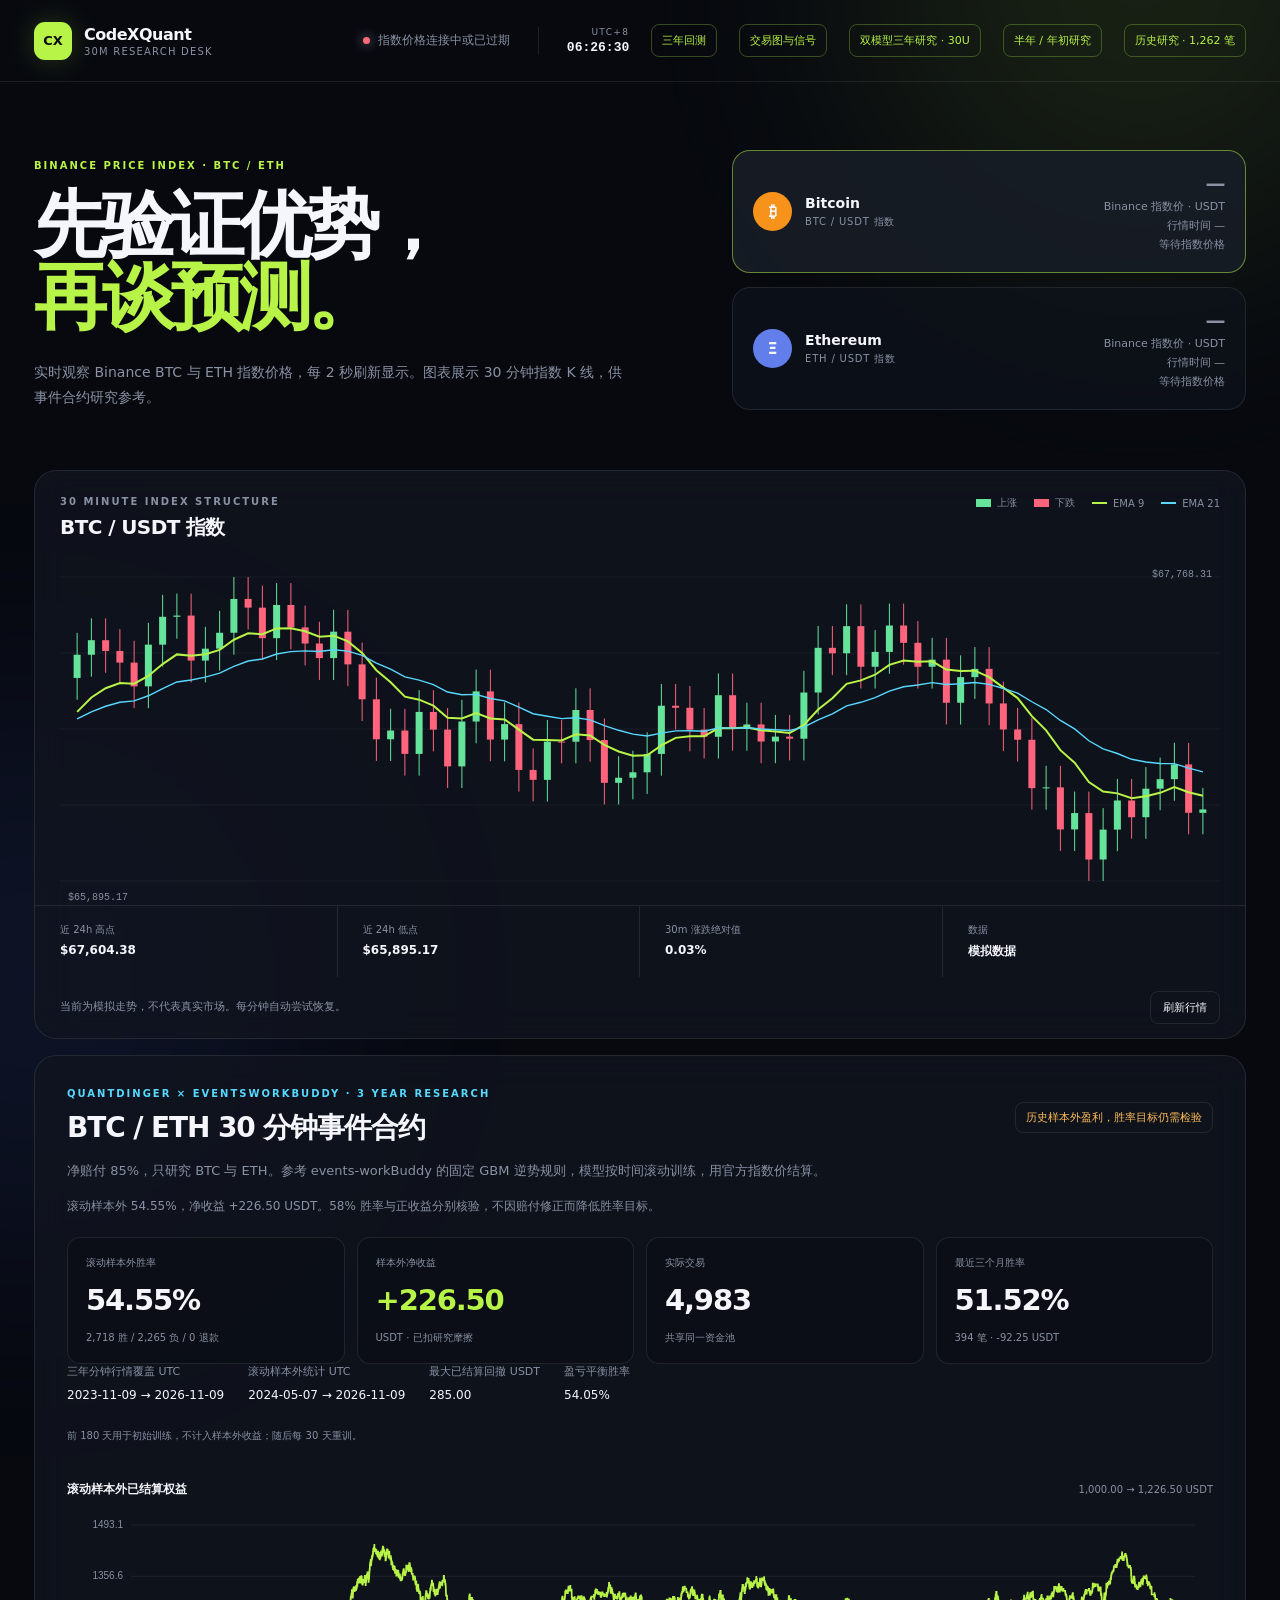
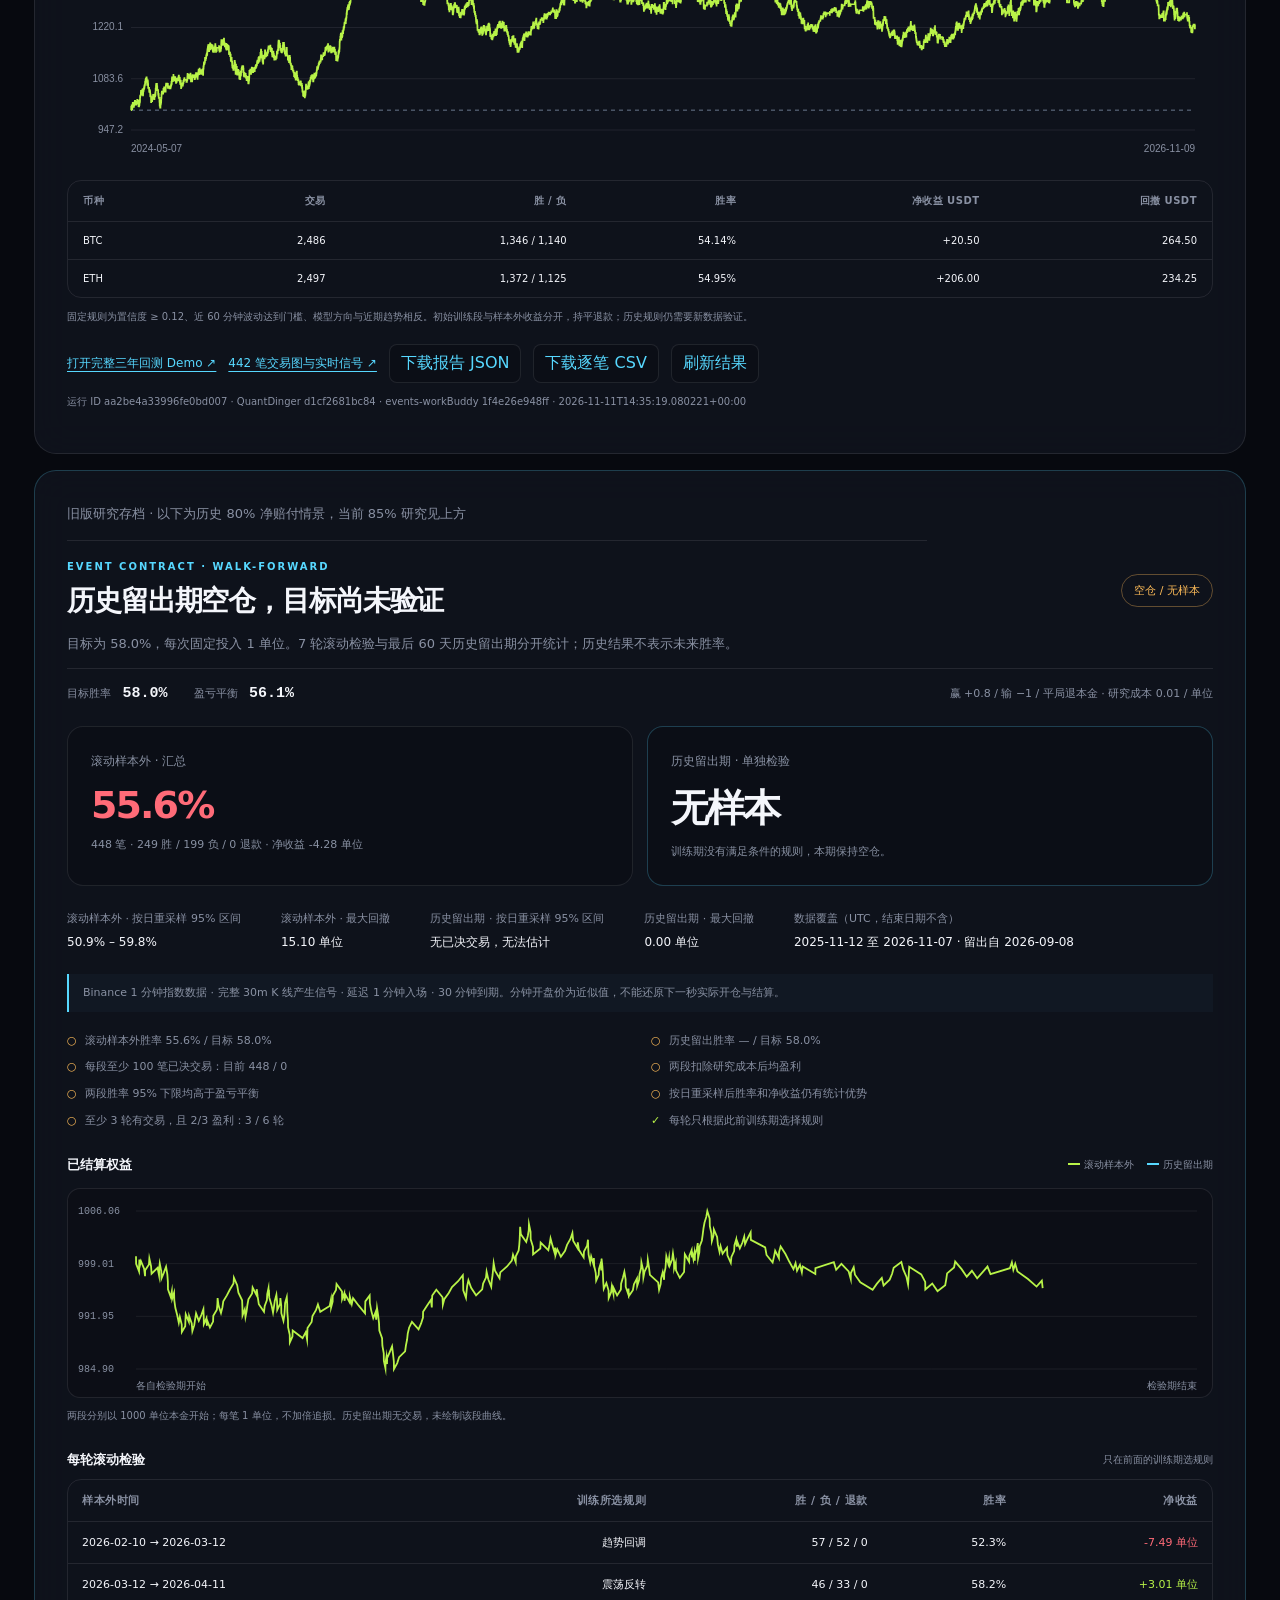
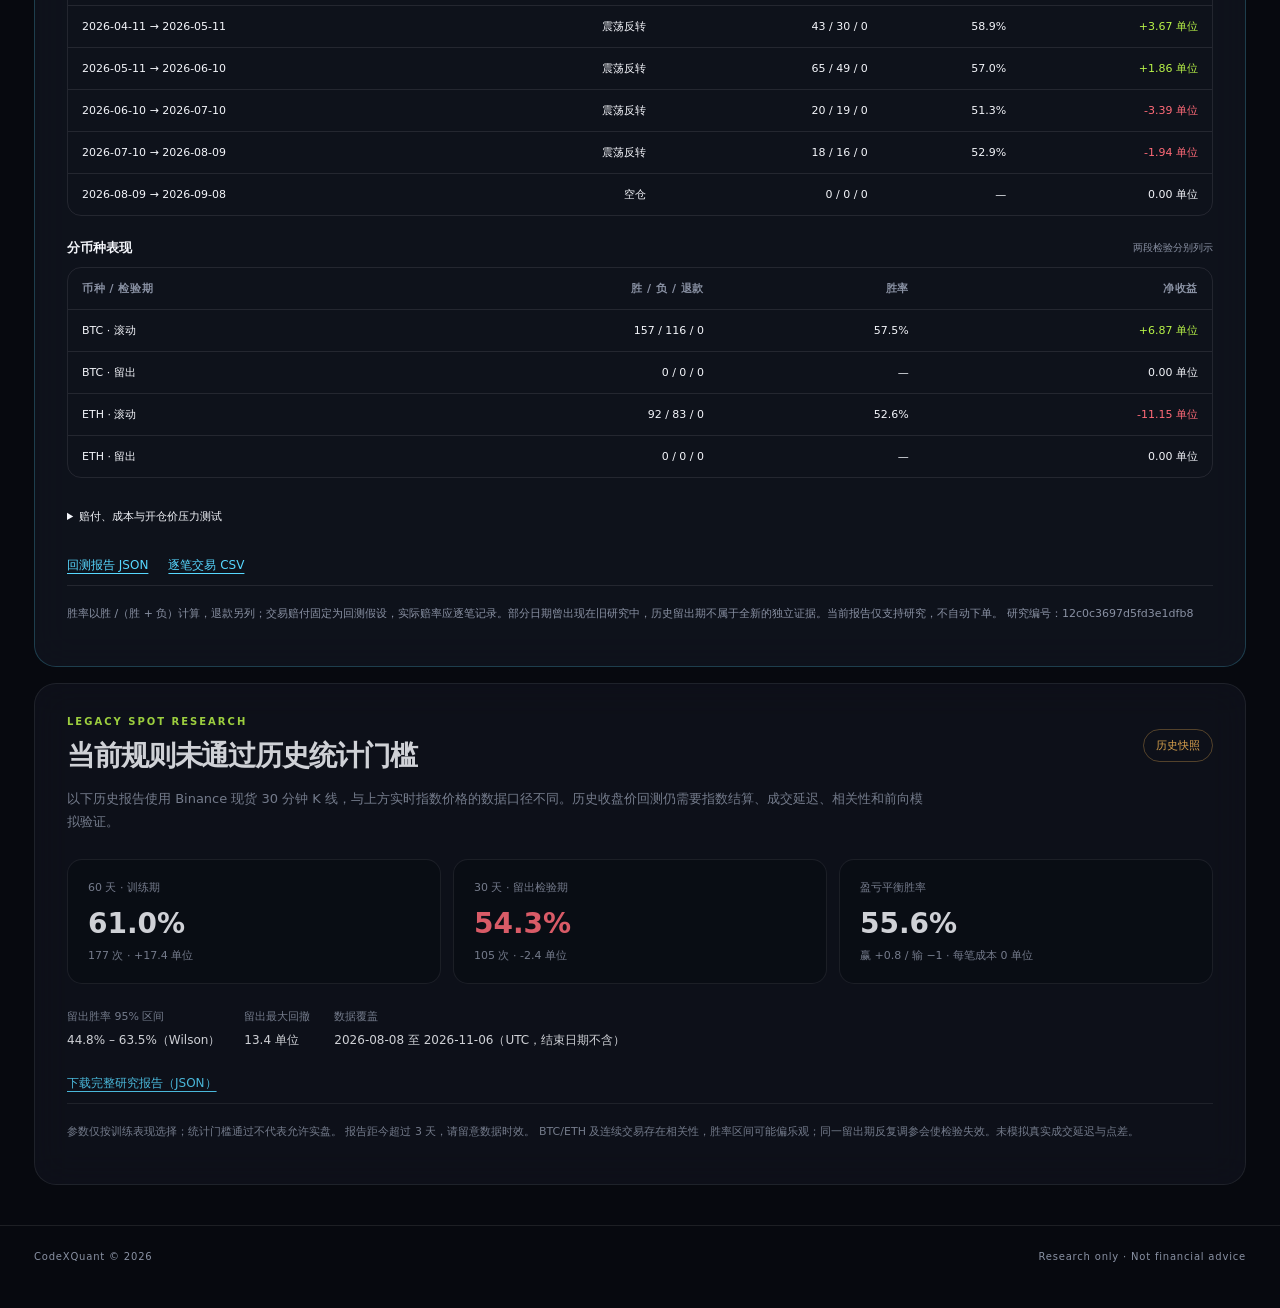
<file: index.html>
<!doctype html>
<html lang="zh-CN">
  <head>
    <meta charset="UTF-8" />
    <meta name="viewport" content="width=device-width, initial-scale=1.0" />
    <meta name="theme-color" content="#07090f" />
    <meta name="description" content="CodeXQuant — Binance BTC 与 ETH 实时指数价格与 30 分钟研究" />
    <title>CodeXQuant · 30m Research Desk</title>
    <link rel="preconnect" href="https://fapi.binance.com" />
    <link rel="stylesheet" href="styles.css" />
  </head>
  <body>
    <div class="ambient ambient-one"></div>
    <div class="ambient ambient-two"></div>

    <header class="topbar">
      <a class="brand" href="#" aria-label="CodeXQuant 首页">
        <span class="brand-mark">CX</span>
        <span><strong>CodeXQuant</strong><small>30m research desk</small></span>
      </a>
      <div class="market-state"><span class="status-dot" id="statusDot"></span><span id="connectionText">正在连接指数价格</span></div>
      <div class="clock"><span>UTC+8</span><strong id="clock">--:--:--</strong></div>
      <a class="wb-nav" href="#workbuddyResearch">三年回测</a>
      <a class="wb-nav" href="demo/trades.html">交易图与信号</a>
      <a class="wb-nav" href="demo/consensus.html">双模型三年研究 · 30U</a>
      <a class="wb-nav" href="demo/recent.html">半年 / 年初研究</a>
      <a class="wb-nav" href="demo/research.html">历史研究 · 1,262 笔</a>
    </header>

    <main>
      <section class="hero">
        <div>
          <p class="eyebrow">BINANCE PRICE INDEX · BTC / ETH</p>
          <h1>先验证优势，<br /><em>再谈预测。</em></h1>
          <p class="hero-copy">实时观察 Binance BTC 与 ETH 指数价格，每 2 秒刷新显示。图表展示 30 分钟指数 K 线，供事件合约研究参考。</p>
        </div>
        <div class="price-grid" id="priceGrid">
          <button class="price-card active" data-symbol="BTCUSDT" aria-pressed="true">
            <span class="asset"><i class="coin btc">₿</i><span><strong>Bitcoin</strong><small>BTC / USDT 指数</small></span></span>
            <span class="quote"><strong id="BTCUSDT-price">—</strong><small id="BTCUSDT-source">Binance 指数价 · USDT</small><small id="BTCUSDT-time">行情时间 —</small><small id="BTCUSDT-freshness" role="status">等待指数价格</small></span>
          </button>
          <button class="price-card" data-symbol="ETHUSDT" aria-pressed="false">
            <span class="asset"><i class="coin eth">Ξ</i><span><strong>Ethereum</strong><small>ETH / USDT 指数</small></span></span>
            <span class="quote"><strong id="ETHUSDT-price">—</strong><small id="ETHUSDT-source">Binance 指数价 · USDT</small><small id="ETHUSDT-time">行情时间 —</small><small id="ETHUSDT-freshness" role="status">等待指数价格</small></span>
          </button>
        </div>
      </section>

      <section class="desk market-desk">
        <div class="panel chart-panel">
          <div class="panel-head">
            <div><p class="label">30 MINUTE INDEX STRUCTURE</p><h2 id="chartTitle">BTC / USDT 指数</h2></div>
            <div class="legend"><span><i class="candle-up"></i>上涨</span><span><i class="candle-down"></i>下跌</span><span><i class="ema-fast"></i>EMA 9</span><span><i class="ema-slow"></i>EMA 21</span></div>
          </div>
          <div class="chart-wrap"><canvas id="chart" aria-label="30 分钟指数价格 K 线图，含 EMA 9 和 EMA 21"></canvas><div class="chart-loading" id="chartLoading">载入 30m 指数 K 线…</div></div>
          <div class="chart-stats">
            <span>近 24h 高点<strong id="periodHigh">—</strong></span><span>近 24h 低点<strong id="periodLow">—</strong></span><span>30m 涨跌绝对值<strong id="volatility">—</strong></span><span>数据<strong id="dataMode">等待加载</strong></span>
          </div>
          <div class="data-health"><p id="chartFreshness" aria-live="polite">正在获取行情快照…</p><button id="refreshMarket" type="button">刷新行情</button></div>
        </div>

      </section>

      <section class="panel research-panel workbuddy-research" id="workbuddyResearch" data-wb-theme="dark" data-wb-report="research/workbuddy-results.json" aria-labelledby="wbTitle">
        <div class="research-heading"><div><p class="label">QUANTDINGER × EVENTSWORKBUDDY · 3 YEAR RESEARCH</p><h2 id="wbTitle">BTC / ETH 30 分钟事件合约</h2></div><span class="wb-badge wb-pending" id="wbStatus">正在读取三年回测</span></div>
        <p class="wb-intro">净赔付 85%，只研究 BTC 与 ETH。参考 events-workBuddy 的固定 GBM 逆势规则，模型按时间滚动训练，用官方指数价结算。</p>
        <p id="wbLoading" class="wb-note">正在读取三年行情回测报告…</p>
        <p id="wbError" class="wb-error" role="alert" hidden></p>
        <div id="wbContent" hidden>
          <p id="wbOutcome" class="wb-outcome"></p>
          <div class="wb-metrics">
            <article><span>滚动样本外胜率</span><strong id="wbWinRate">—</strong><small id="wbWinDetail">—</small></article>
            <article><span>样本外净收益</span><strong id="wbNet">—</strong><small>USDT · 已扣研究摩擦</small></article>
            <article><span>实际交易</span><strong id="wbTrades">—</strong><small>共享同一资金池</small></article>
            <article><span>最近三个月胜率</span><strong id="wbRecentRate">—</strong><small id="wbRecentDetail">—</small></article>
          </div>
          <dl class="research-details wb-details"><div><dt>三年分钟行情覆盖 UTC</dt><dd id="wbCoverage">—</dd></div><div><dt>滚动样本外统计 UTC</dt><dd id="wbOosCoverage">—</dd></div><div><dt>最大已结算回撤 USDT</dt><dd id="wbDrawdown">—</dd></div><div><dt>盈亏平衡胜率</dt><dd id="wbBreakEven">—</dd></div></dl>
          <p id="wbWarmup" class="wb-note">前 240 天用于初始训练，不计入样本外收益。</p>
          <div class="wb-chart-heading"><h3>滚动样本外已结算权益</h3><span id="wbEquityRange">—</span></div>
          <div class="wb-chart"><canvas id="wbEquity" role="img" aria-label="BTC ETH 三年行情滚动样本外已结算权益曲线"></canvas></div>
          <div class="table-wrap wb-table"><table><thead><tr><th>币种</th><th>交易</th><th>胜 / 负</th><th>胜率</th><th>净收益 USDT</th><th>回撤 USDT</th></tr></thead><tbody id="wbSymbolRows"></tbody></table></div>
          <p class="wb-note">固定规则为置信度 ≥ 0.12、近 60 分钟波动达到门槛、模型方向与近期趋势相反。初始训练段与样本外收益分开，持平退款；历史规则仍需要新数据验证。</p>
          <div class="wb-actions"><a class="report-download" href="demo/quantdinger.html">打开完整三年回测 Demo ↗</a><a class="report-download" href="demo/trades.html">442 笔交易图与实时信号 ↗</a><button class="wb-download" id="wbDownloadJson" disabled>下载报告 JSON</button><button class="wb-download" id="wbDownloadCsv" disabled>下载逐笔 CSV</button><button class="wb-download" id="wbRefresh">刷新结果</button></div>
          <p class="wb-note wb-provenance" id="wbProvenance"></p>
        </div>
      </section>

      <section class="panel research-panel event-research" aria-labelledby="eventTitle">
        <p class="wb-archive">旧版研究存档 · 以下为历史 80% 净赔付情景，当前 85% 研究见上方</p>
        <div class="research-heading"><div><p class="label">EVENT CONTRACT · WALK-FORWARD</p><h2 id="eventTitle">正在读取事件合约回测</h2></div><span class="research-badge" id="eventBadge">目标 58%</span></div>
        <p id="eventSummary">按时间滚动训练与检验，单独展示历史留出期。选择不交易也是研究结果。</p>
        <div class="event-goal"><span>目标胜率 <strong id="eventTarget">58.0%</strong></span><span>盈亏平衡 <strong id="eventBreakEven">—</strong></span><span id="eventCost">等待赔付与成本假设</span></div>
        <div class="event-results">
          <article><span>滚动样本外 · 汇总</span><strong id="eventWalkRate">—</strong><p id="eventWalkDetail">等待有效回测</p></article>
          <article><span>历史留出期 · 单独检验</span><strong id="eventHoldoutRate">—</strong><p id="eventHoldoutDetail">等待有效回测</p></article>
        </div>
        <dl class="research-details event-details"><div><dt>滚动样本外 · 按日重采样 95% 区间</dt><dd id="eventWalkConfidence">—</dd></div><div><dt>滚动样本外 · 最大回撤</dt><dd id="eventWalkDrawdown">—</dd></div><div><dt>历史留出期 · 按日重采样 95% 区间</dt><dd id="eventConfidence">—</dd></div><div><dt>历史留出期 · 最大回撤</dt><dd id="eventDrawdown">—</dd></div><div><dt>数据覆盖（UTC，结束日期不含）</dt><dd id="eventCoverage">—</dd></div></dl>
        <p class="event-model" id="eventModel">使用指数历史数据；分钟级回测无法还原交易所下一秒的实际开仓价。</p>
        <ul class="event-gates" id="eventGateList" aria-label="历史验证门槛"></ul>
        <div class="event-equity-head"><h3>已结算权益</h3><span><i class="equity-walk"></i>滚动样本外 <i class="equity-holdout"></i>历史留出期</span></div>
        <div class="event-equity-wrap"><canvas id="eventEquity" role="img" aria-label="滚动样本外与历史留出期的已结算权益曲线"></canvas></div>
        <p class="event-caption" id="eventEquityNote">两段分别从同一本金开始；固定金额投入。</p>
        <div class="event-table-heading"><h3>每轮滚动检验</h3><span>只在前面的训练期选规则</span></div>
        <div class="table-wrap event-table-wrap"><table class="event-table"><thead><tr><th>样本外时间</th><th>训练所选规则</th><th>胜 / 负 / 退款</th><th>胜率</th><th>净收益</th></tr></thead><tbody id="eventFoldRows"></tbody></table></div>
        <div class="event-table-heading"><h3>分币种表现</h3><span>两段检验分别列示</span></div>
        <div class="table-wrap event-table-wrap"><table class="event-table"><thead><tr><th>币种 / 检验期</th><th>胜 / 负 / 退款</th><th>胜率</th><th>净收益</th></tr></thead><tbody id="eventSymbolRows"></tbody></table></div>
        <details class="event-stress"><summary>赔付、成本与开仓价压力测试</summary><p>固定原先选出的规则；风控可能因亏损变化而放弃后续交易。</p><div class="table-wrap event-table-wrap"><table class="event-table"><thead><tr><th>情景</th><th>净赔付 / 成本</th><th>滚动净收益</th><th>留出净收益</th></tr></thead><tbody id="eventScenarioRows"></tbody></table></div></details>
        <div class="event-downloads" id="eventDownloads" hidden><a class="report-download" href="research/event-results.json" download>回测报告 JSON</a><a class="report-download" href="research/event-trades.csv" download>逐笔交易 CSV</a></div>
        <p class="research-note" id="eventNote">等待本地研究脚本生成有效报告。</p>
      </section>

      <section class="panel research-panel legacy-research">
        <div class="research-heading"><div><p class="label">LEGACY SPOT RESEARCH</p><h2 id="researchTitle">正在加载研究报告</h2></div><span class="research-badge" id="researchBadge">待验证</span></div>
        <p id="researchSummary">以下历史报告使用 Binance 现货 30 分钟 K 线，与上方实时指数价格的数据口径不同。历史收盘价回测仍需要指数结算、成交延迟、相关性和前向模拟验证。</p>
        <div class="research-stats">
          <div><span id="trainLabel">训练期</span><strong id="trainRate">—</strong><small id="trainDetail">等待研究结果</small></div>
          <div><span id="testLabel">留出检验期</span><strong id="testRate">—</strong><small id="testDetail">等待研究结果</small></div>
          <div><span>盈亏平衡胜率</span><strong id="breakEvenRate">—</strong><small id="costDetail">等待成本假设</small></div>
        </div>
        <dl class="research-details"><div><dt>留出胜率 95% 区间</dt><dd id="confidenceInterval">—</dd></div><div><dt>留出最大回撤</dt><dd id="testDrawdown">—</dd></div><div><dt>数据覆盖</dt><dd id="reportCoverage">—</dd></div></dl>
        <a class="report-download" href="research/results.json" download>下载完整研究报告（JSON）</a>
        <p class="research-note" id="researchNote">没有可靠优势时，今天的机会数就是 0。研究结果不能代替真实成交测试。</p>
      </section>
    </main>

    <footer><span>CodeXQuant © 2026</span><span>Research only · Not financial advice</span></footer>
    <script src="app.js"></script>
    <script src="research.js"></script>
    <script src="workbuddy.js"></script>
  </body>
</html>
</file>
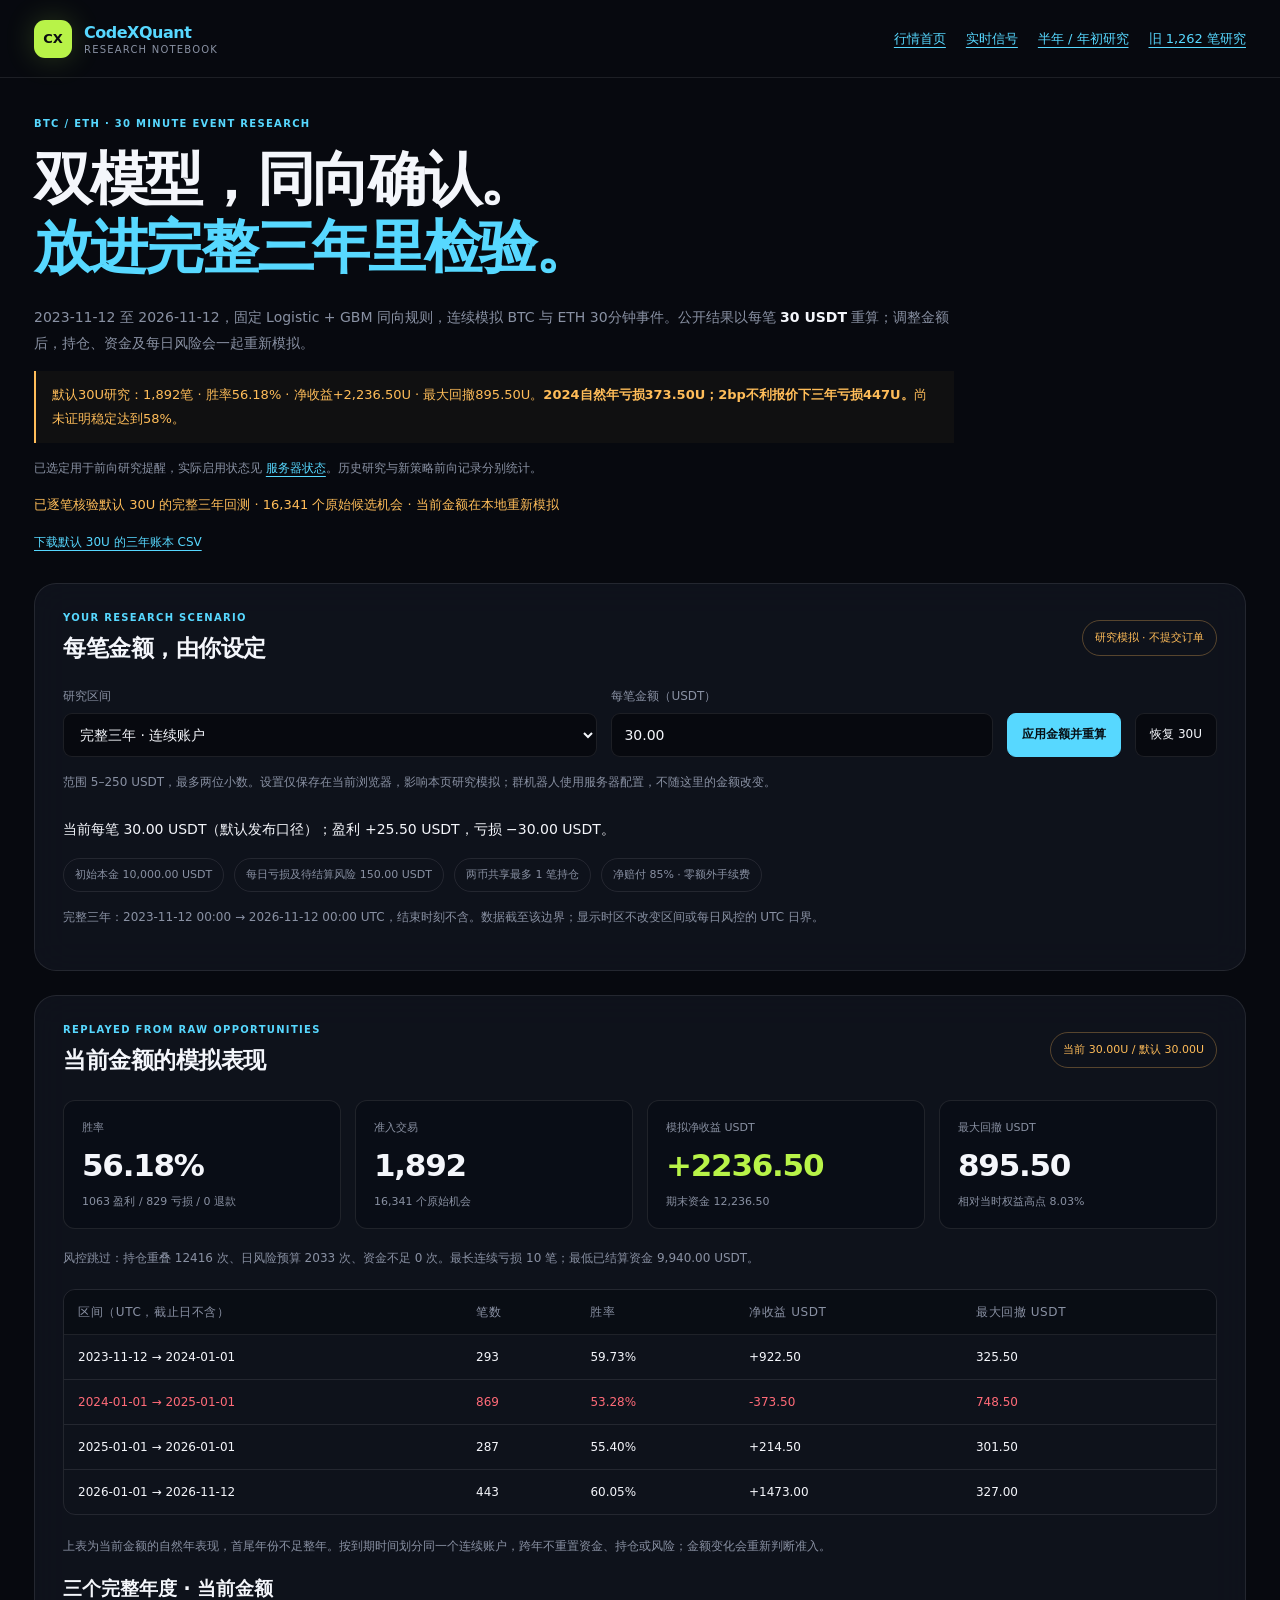
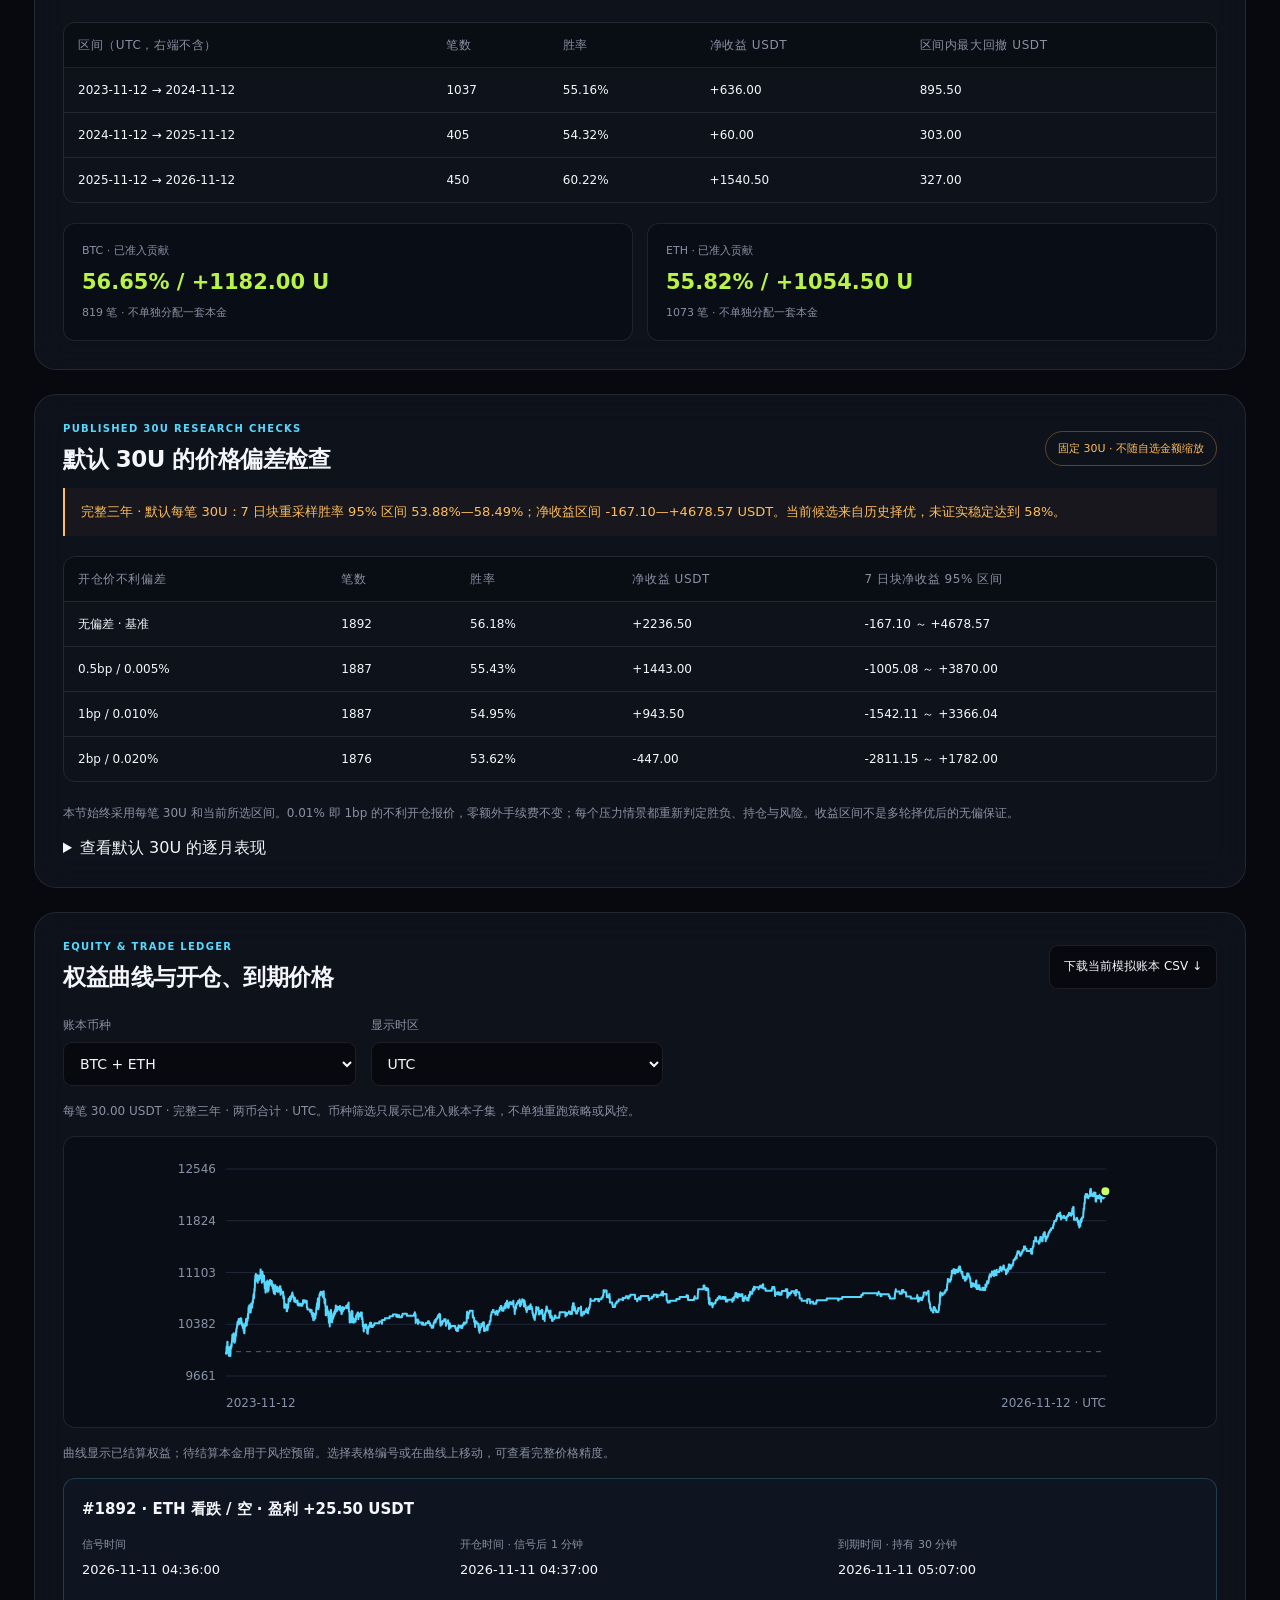
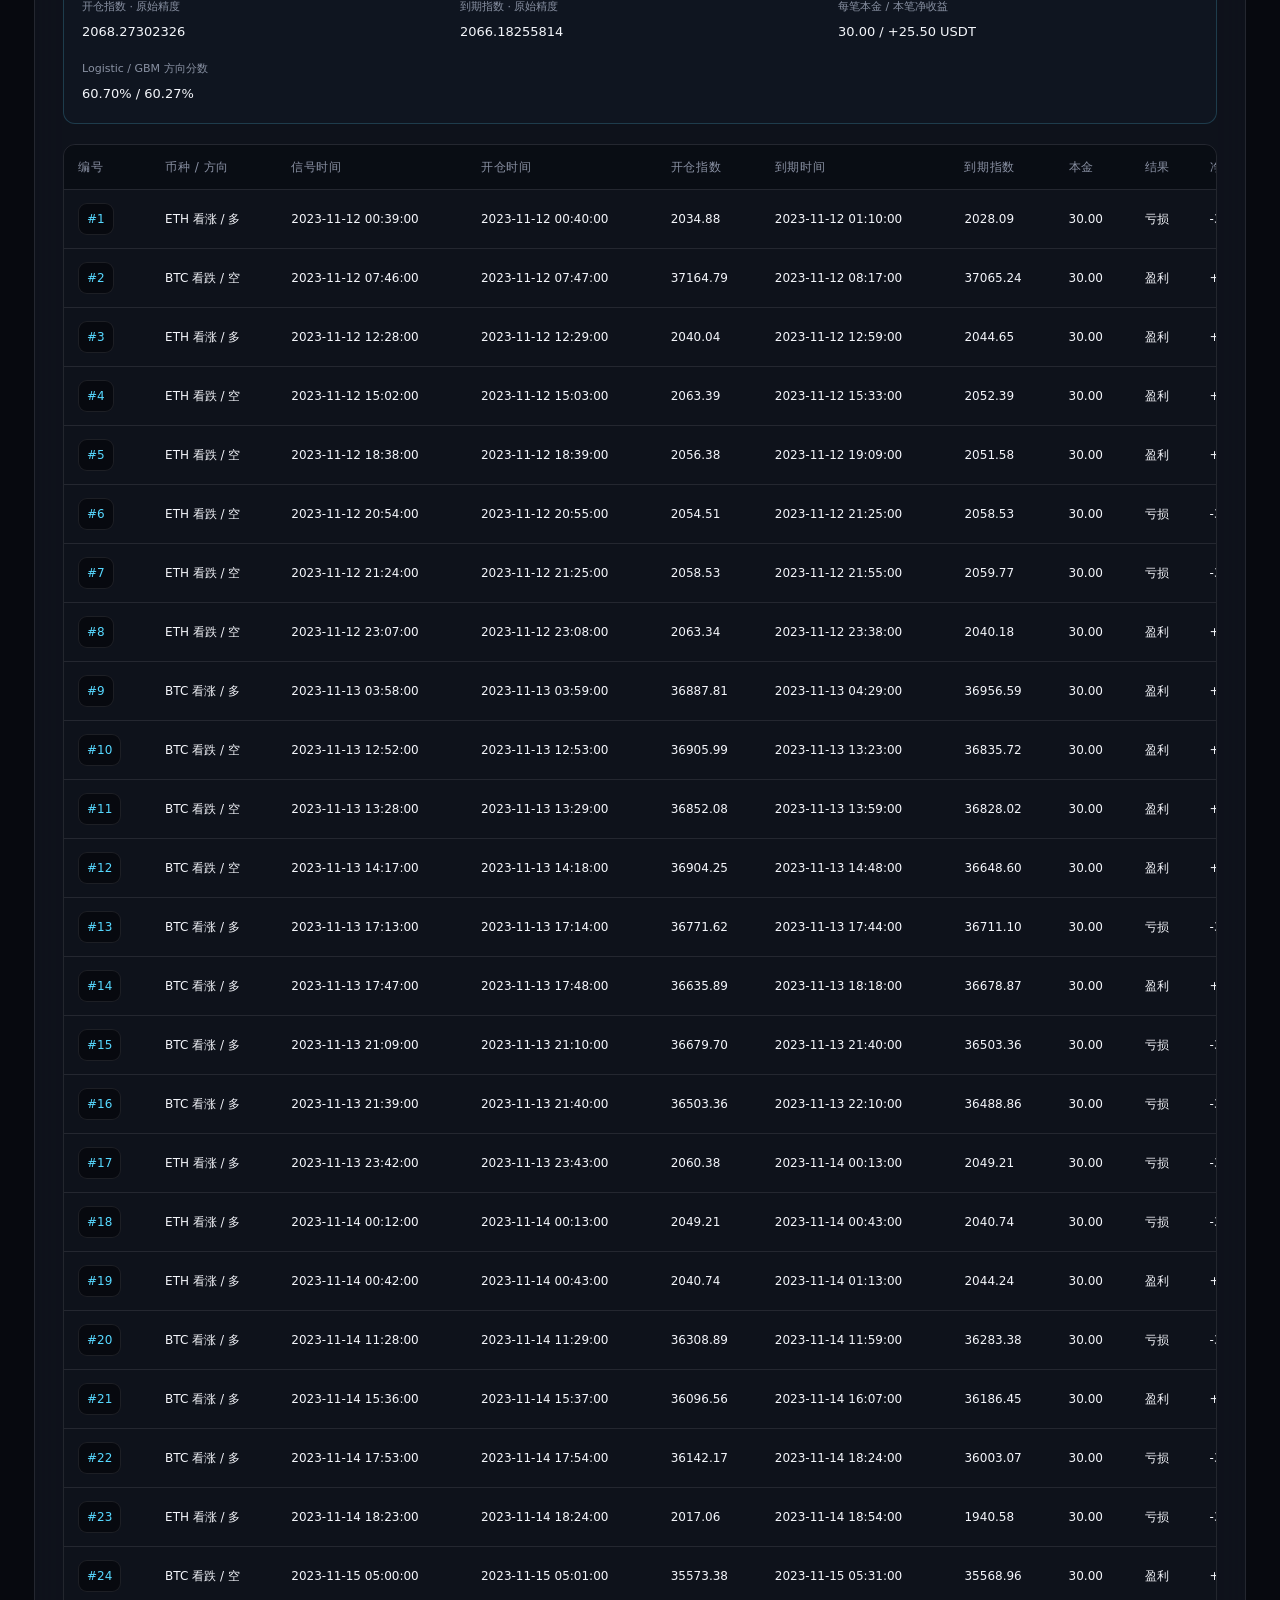
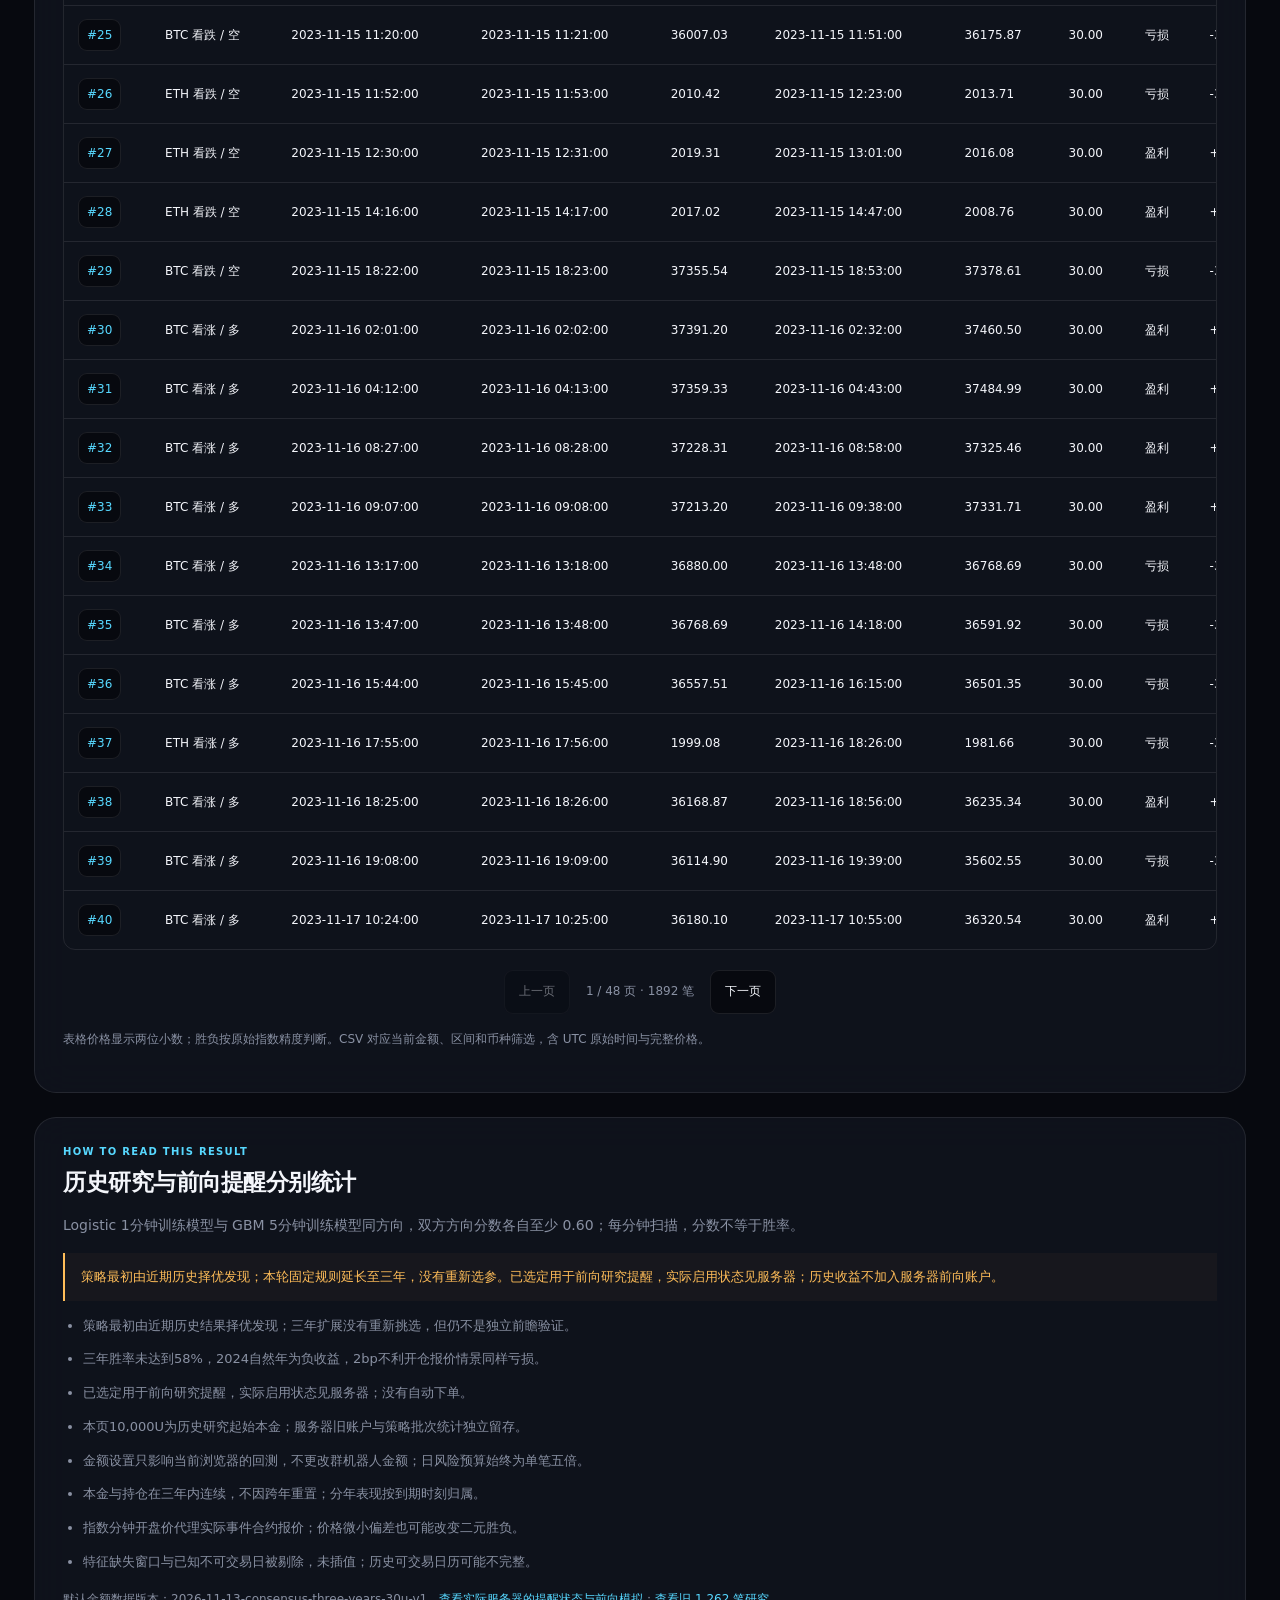
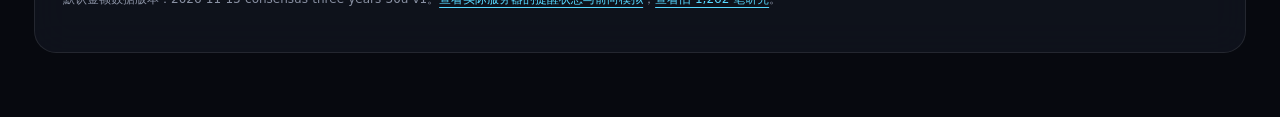
<file: demo/consensus.html>
<!doctype html>
<html lang="zh-CN">
<head>
  <meta charset="utf-8">
  <meta name="viewport" content="width=device-width, initial-scale=1">
  <meta name="description" content="CodeXQuant BTC/ETH 30分钟事件研究：完整三年固定规则回测，默认每笔30 USDT，支持5至250 USDT资金模拟。">
  <title>CodeXQuant · 双模型共识三年研究</title>
  <link rel="stylesheet" href="../styles.css">
  <link rel="stylesheet" href="../consensus-view.css">
</head>
<body class="consensus-page">
  <header class="topbar">
    <a class="brand" href="../index.html"><span class="brand-mark">CX</span><span><strong>CodeXQuant</strong><small>research notebook</small></span></a>
    <nav aria-label="页面导航"><a href="../index.html">行情首页</a><a href="trades.html">实时信号</a><a href="recent.html">半年 / 年初研究</a><a href="research.html">旧 1,262 笔研究</a></nav>
  </header>
  <main id="consensusView" data-research-url="../research/consensus-public.json">
    <section class="consensus-hero">
      <p class="eyebrow">BTC / ETH · 30 MINUTE EVENT RESEARCH</p>
      <h1>双模型，同向确认。<br><em>放进完整三年里检验。</em></h1>
      <p class="intro">2023-11-12 至 2026-11-12，固定 Logistic + GBM 同向规则，连续模拟 BTC 与 ETH 30分钟事件。公开结果以每笔 <strong>30 USDT</strong> 重算；调整金额后，持仓、资金及每日风险会一起重新模拟。</p>
      <p class="caution">默认30U研究：1,892笔 · 胜率56.18% · 净收益+2,236.50U · 最大回撤895.50U。<strong>2024自然年亏损373.50U；2bp不利报价下三年亏损447U。</strong>尚未证明稳定达到58%。</p>
      <p class="note">已选定用于前向研究提醒，实际启用状态见 <a href="https://nightsleep.eu.org/demo/trades.html">服务器状态</a>。历史研究与新策略前向记录分别统计。</p>
      <p id="consensusState" role="status" class="load-state">正在读取并核验研究数据…</p>
      <p id="consensusError" role="alert" class="error" hidden></p>
      <button id="consensusRetry" type="button" hidden>重新载入</button>
      <p class="note"><a href="../research/consensus-public-trades.csv" download>下载默认 30U 的三年账本 CSV</a></p>
      <noscript><p class="error">请启用 JavaScript 使用金额模拟；默认 30U 账本可直接下载。</p></noscript>
    </section>

    <div id="consensusContent" hidden>
      <section class="panel consensus-panel settings-panel" aria-labelledby="settingsTitle">
        <div class="section-heading"><div><p class="eyebrow">YOUR RESEARCH SCENARIO</p><h2 id="settingsTitle">每笔金额，由你设定</h2></div><span class="tag">研究模拟 · 不提交订单</span></div>
        <form id="stakeForm" novalidate>
          <div class="settings-grid">
            <label for="consensusPeriod">研究区间<select id="consensusPeriod"><option value="three_years">完整三年 · 连续账户</option></select></label>
            <label for="consensusStake">每笔金额（USDT）<input id="consensusStake" type="number" inputmode="decimal" min="5" max="250" step="0.01" value="30" required aria-describedby="stakeHint stakeError"></label>
            <button id="applyStake" class="primary-button" type="submit">应用金额并重算</button>
            <button id="resetStake" type="button">恢复 30U</button>
          </div>
          <p id="stakeError" class="error" role="alert" hidden></p>
          <p id="stakeHint" class="note">范围 5–250 USDT，最多两位小数。设置仅保存在当前浏览器，影响本页研究模拟；群机器人使用服务器配置，不随这里的金额改变。</p>
        </form>
        <p id="scenarioText" class="scenario-text" aria-live="polite"></p>
        <div id="riskSummary" class="risk-summary"></div>
        <p id="periodText" class="note"></p>
      </section>

      <section class="panel consensus-panel" aria-labelledby="resultsTitle">
        <div class="section-heading"><div><p class="eyebrow">REPLAYED FROM RAW OPPORTUNITIES</p><h2 id="resultsTitle">当前金额的模拟表现</h2></div><span id="amountBadge" class="tag"></span></div>
        <div id="consensusCards" class="metric-cards"></div>
        <p id="admissionText" class="note"></p>
        <div class="table-scroll"><table><thead><tr><th scope="col">区间（UTC，截止日不含）</th><th scope="col">笔数</th><th scope="col">胜率</th><th scope="col">净收益 USDT</th><th scope="col">最大回撤 USDT</th></tr></thead><tbody id="consensusPeriodRows"></tbody></table></div>
        <p class="note">上表为当前金额的自然年表现，首尾年份不足整年。按到期时间划分同一个连续账户，跨年不重置资金、持仓或风险；金额变化会重新判断准入。</p>
        <h3>三个完整年度 · 当前金额</h3><div class="table-scroll"><table><thead><tr><th>区间（UTC，右端不含）</th><th>笔数</th><th>胜率</th><th>净收益 USDT</th><th>区间内最大回撤 USDT</th></tr></thead><tbody id="anniversaryRows"></tbody></table></div>
        <div id="assetCards" class="asset-cards"></div>
      </section>

      <section class="panel consensus-panel" aria-labelledby="stressTitle">
        <div class="section-heading"><div><p class="eyebrow">PUBLISHED 30U RESEARCH CHECKS</p><h2 id="stressTitle">默认 30U 的价格偏差检查</h2></div><span class="tag">固定 30U · 不随自选金额缩放</span></div>
        <p id="uncertaintyText" class="caution"></p>
        <div class="table-scroll"><table><thead><tr><th scope="col">开仓价不利偏差</th><th scope="col">笔数</th><th scope="col">胜率</th><th scope="col">净收益 USDT</th><th scope="col">7 日块净收益 95% 区间</th></tr></thead><tbody id="stressRows"></tbody></table></div>
        <p class="note">本节始终采用每笔 30U 和当前所选区间。0.01% 即 1bp 的不利开仓报价，零额外手续费不变；每个压力情景都重新判定胜负、持仓与风险。收益区间不是多轮择优后的无偏保证。</p>
        <details><summary>查看默认 30U 的逐月表现</summary><div class="table-scroll"><table><thead><tr><th scope="col">月份（UTC，首尾可不足整月）</th><th scope="col">笔数</th><th scope="col">胜率</th><th scope="col">净收益 USDT</th></tr></thead><tbody id="monthlyRows"></tbody></table></div></details>
      </section>

      <section class="panel consensus-panel" aria-labelledby="explorerTitle">
        <div class="section-heading"><div><p class="eyebrow">EQUITY & TRADE LEDGER</p><h2 id="explorerTitle">权益曲线与开仓、到期价格</h2></div><button id="downloadConsensus" type="button">下载当前模拟账本 CSV ↓</button></div>
        <div class="ledger-controls">
          <label for="consensusSymbol">账本币种<select id="consensusSymbol"><option value="ALL">BTC + ETH</option><option value="BTCUSDT">BTC</option><option value="ETHUSDT">ETH</option></select></label>
          <label for="consensusTimezone">显示时区<select id="consensusTimezone"><option value="UTC">UTC</option><option value="Asia/Shanghai">北京时间 UTC+8</option></select></label>
        </div>
        <p id="ledgerScope" class="note"></p>
        <div class="equity-frame"><svg id="consensusEquity" viewBox="0 0 1000 290" role="group" tabindex="0" aria-label="已结算模拟权益图，左右方向键查看交易"></svg></div>
        <p class="note">曲线显示已结算权益；待结算本金用于风控预留。选择表格编号或在曲线上移动，可查看完整价格精度。</p>
        <div id="consensusSelected" class="selected-trade" aria-live="polite"></div>
        <div class="table-scroll ledger-scroll" tabindex="0" role="region" aria-label="可横向滚动的交易账本">
          <table class="trade-ledger"><thead><tr><th scope="col">编号</th><th scope="col">币种 / 方向</th><th scope="col">信号时间</th><th scope="col">开仓时间</th><th scope="col">开仓指数</th><th scope="col">到期时间</th><th scope="col">到期指数</th><th scope="col">本金</th><th scope="col">结果</th><th scope="col">净收益</th></tr></thead><tbody id="consensusTradeRows"></tbody></table>
        </div>
        <div class="pagination"><button id="consensusPrevious" type="button">上一页</button><span id="consensusPage" aria-live="polite"></span><button id="consensusNext" type="button">下一页</button></div>
        <p class="note">表格价格显示两位小数；胜负按原始指数精度判断。CSV 对应当前金额、区间和币种筛选，含 UTC 原始时间与完整价格。</p>
      </section>

      <section class="panel consensus-panel" aria-labelledby="methodTitle">
        <p class="eyebrow">HOW TO READ THIS RESULT</p><h2 id="methodTitle">历史研究与前向提醒分别统计</h2>
        <p id="strategyText" class="intro"></p>
        <p class="caution">策略最初由近期历史择优发现；本轮固定规则延长至三年，没有重新选参。已选定用于前向研究提醒，实际启用状态见服务器；历史收益不加入服务器前向账户。</p>
        <ul id="consensusLimitations" class="limitations"></ul>
        <p class="note">默认金额数据版本：<span id="consensusVersion"></span>。<a href="trades.html">查看实际服务器的提醒状态与前向模拟</a>；<a href="research.html">查看旧 1,262 笔研究</a>。</p>
      </section>
    </div>
  </main>
  <script src="../consensus-view.js" defer></script>
</body>
</html>
</file>
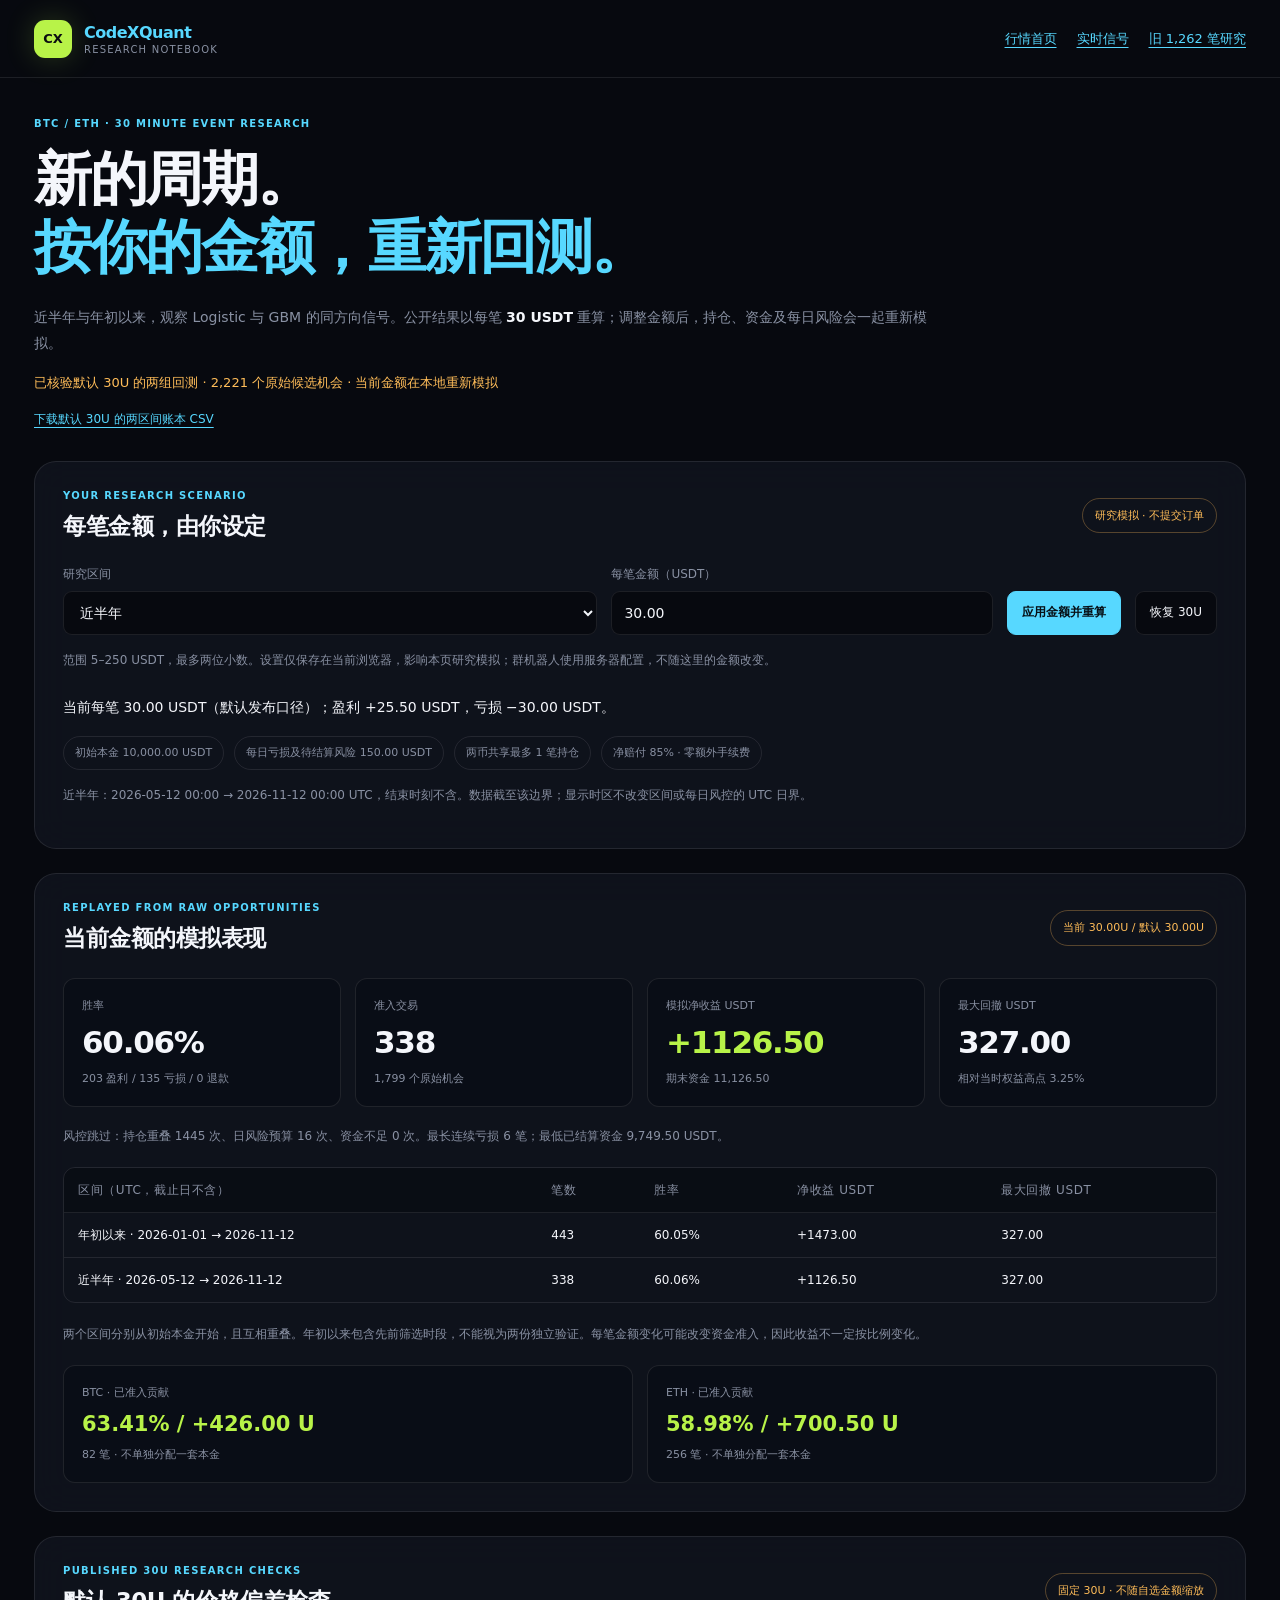
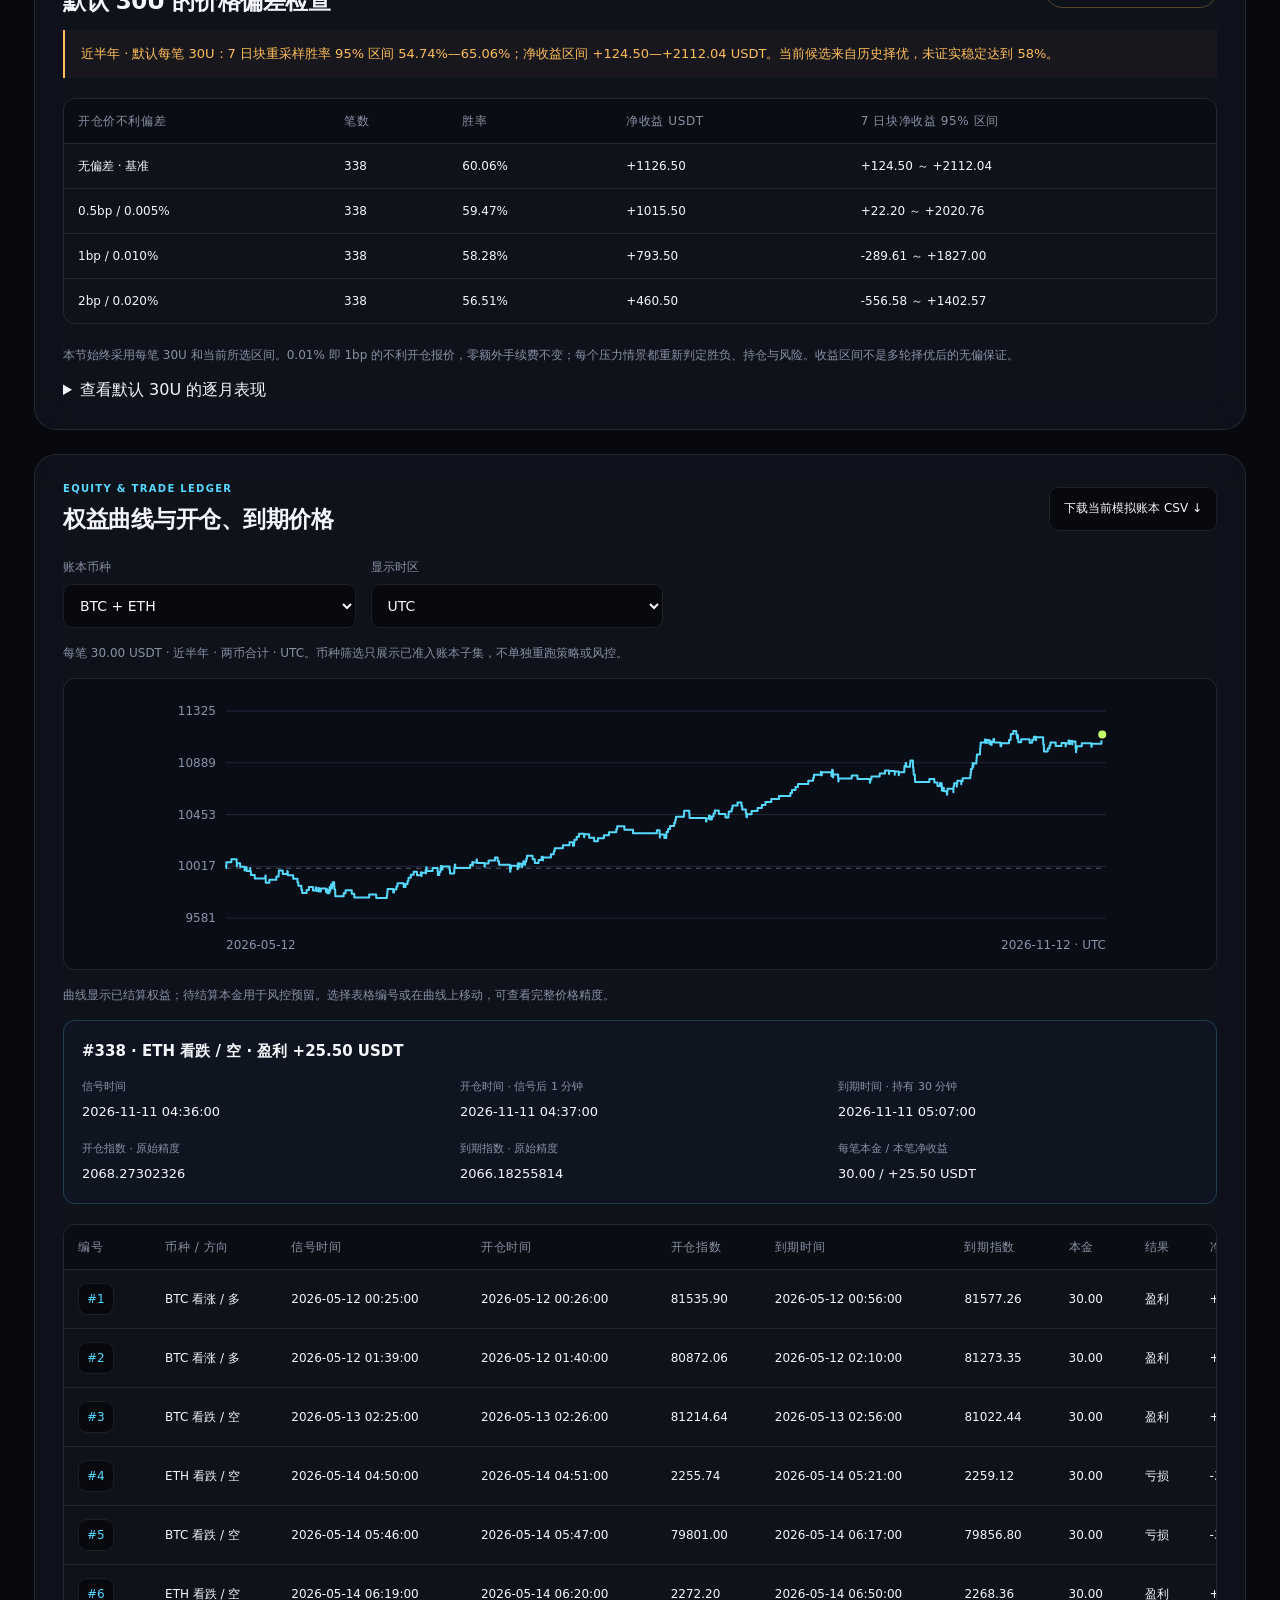
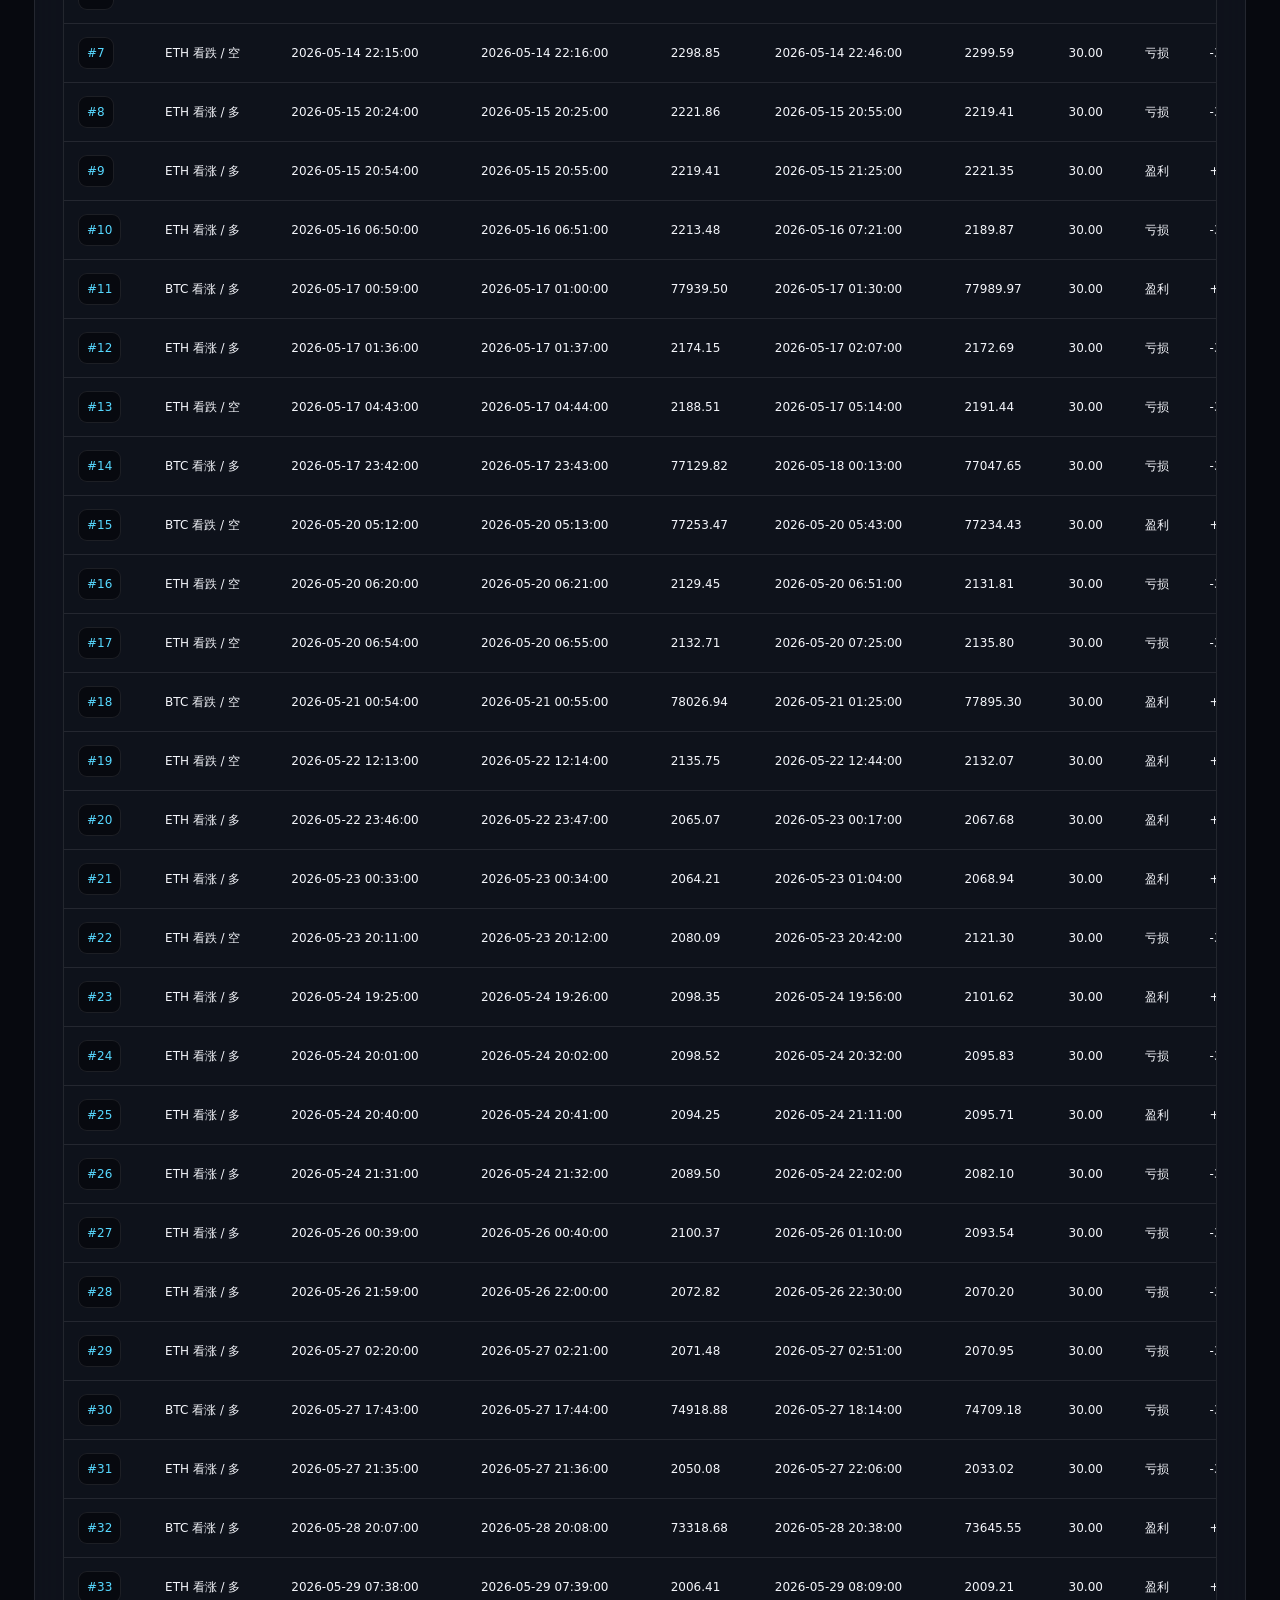
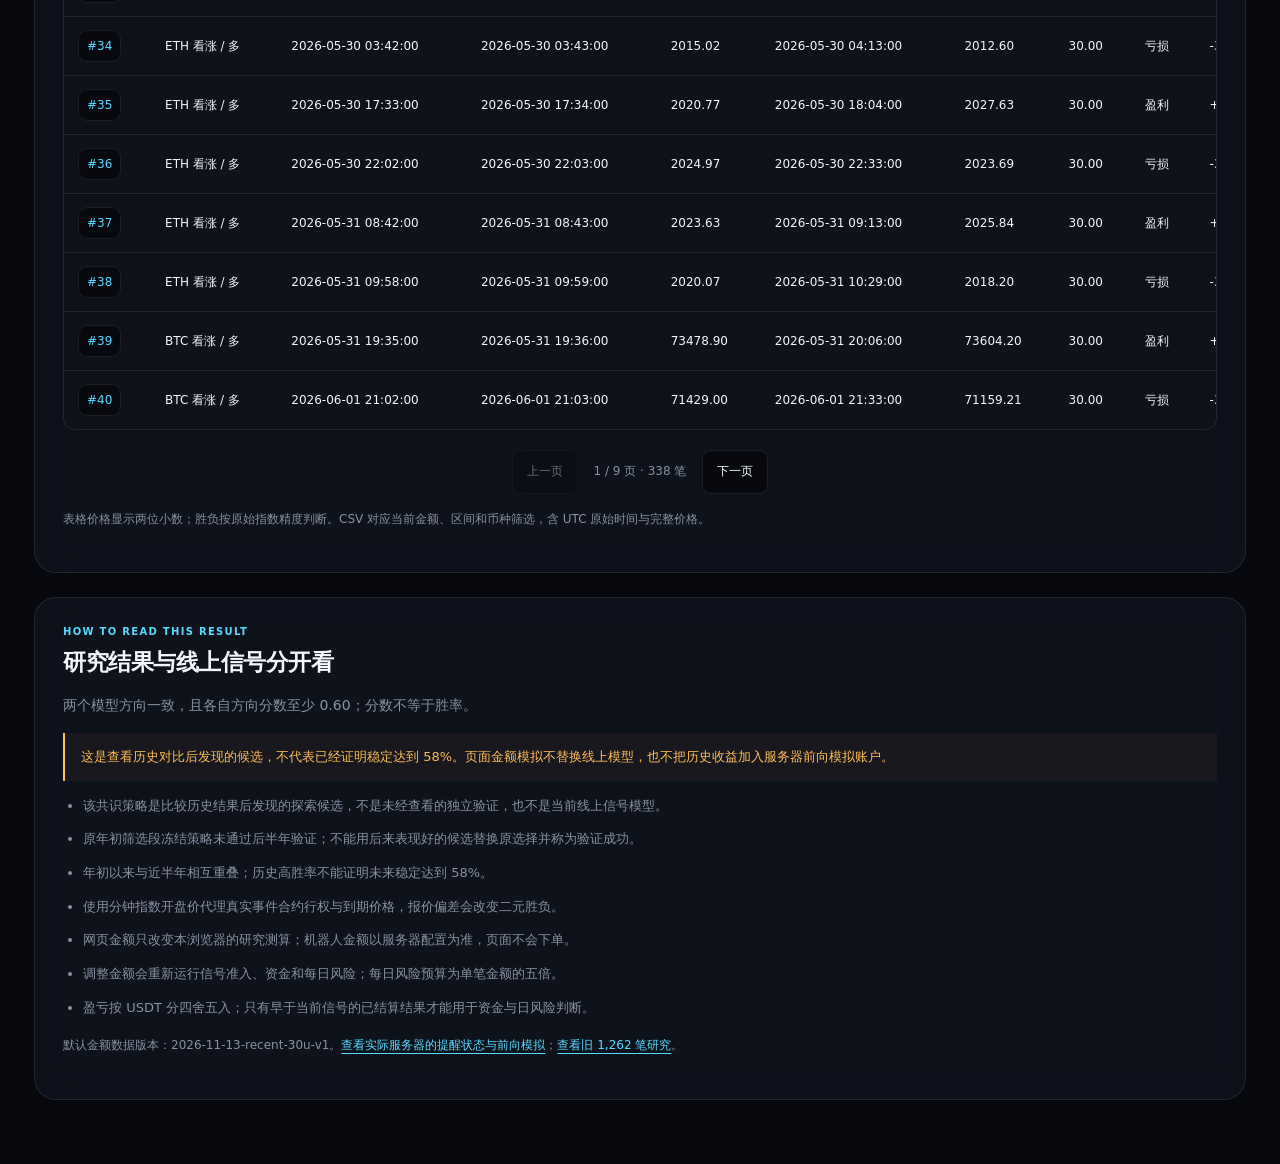
<file: demo/recent.html>
<!doctype html>
<html lang="zh-CN">
<head>
  <meta charset="utf-8">
  <meta name="viewport" content="width=device-width, initial-scale=1">
  <meta name="description" content="CodeXQuant BTC/ETH 30分钟事件研究：近半年及年初以来回测，默认每笔30 USDT，支持5至250 USDT资金模拟。">
  <title>CodeXQuant · 新周期研究与金额模拟</title>
  <link rel="stylesheet" href="../styles.css">
  <link rel="stylesheet" href="../recent-view.css">
</head>
<body class="recent-page">
  <header class="topbar">
    <a class="brand" href="../index.html"><span class="brand-mark">CX</span><span><strong>CodeXQuant</strong><small>research notebook</small></span></a>
    <nav aria-label="页面导航"><a href="../index.html">行情首页</a><a href="trades.html">实时信号</a><a href="research.html">旧 1,262 笔研究</a></nav>
  </header>
  <main id="recentView" data-research-url="../research/recent-public.json">
    <section class="recent-hero">
      <p class="eyebrow">BTC / ETH · 30 MINUTE EVENT RESEARCH</p>
      <h1>新的周期。<br><em>按你的金额，重新回测。</em></h1>
      <p class="intro">近半年与年初以来，观察 Logistic 与 GBM 的同方向信号。公开结果以每笔 <strong>30 USDT</strong> 重算；调整金额后，持仓、资金及每日风险会一起重新模拟。</p>
      <p id="recentState" role="status" class="load-state">正在读取并核验研究数据…</p>
      <p id="recentError" role="alert" class="error" hidden></p>
      <button id="recentRetry" type="button" hidden>重新载入</button>
      <p class="note"><a href="../research/recent-public-trades.csv" download>下载默认 30U 的两区间账本 CSV</a></p>
      <noscript><p class="error">请启用 JavaScript 使用金额模拟；默认 30U 账本可直接下载。</p></noscript>
    </section>

    <div id="recentContent" hidden>
      <section class="panel recent-panel settings-panel" aria-labelledby="settingsTitle">
        <div class="section-heading"><div><p class="eyebrow">YOUR RESEARCH SCENARIO</p><h2 id="settingsTitle">每笔金额，由你设定</h2></div><span class="tag">研究模拟 · 不提交订单</span></div>
        <form id="stakeForm" novalidate>
          <div class="settings-grid">
            <label for="recentPeriod">研究区间<select id="recentPeriod"><option value="recent_six_months">近半年</option><option value="year_to_date">年初以来</option></select></label>
            <label for="recentStake">每笔金额（USDT）<input id="recentStake" type="number" inputmode="decimal" min="5" max="250" step="0.01" value="30" required aria-describedby="stakeHint stakeError"></label>
            <button id="applyStake" class="primary-button" type="submit">应用金额并重算</button>
            <button id="resetStake" type="button">恢复 30U</button>
          </div>
          <p id="stakeError" class="error" role="alert" hidden></p>
          <p id="stakeHint" class="note">范围 5–250 USDT，最多两位小数。设置仅保存在当前浏览器，影响本页研究模拟；群机器人使用服务器配置，不随这里的金额改变。</p>
        </form>
        <p id="scenarioText" class="scenario-text" aria-live="polite"></p>
        <div id="riskSummary" class="risk-summary"></div>
        <p id="periodText" class="note"></p>
      </section>

      <section class="panel recent-panel" aria-labelledby="resultsTitle">
        <div class="section-heading"><div><p class="eyebrow">REPLAYED FROM RAW OPPORTUNITIES</p><h2 id="resultsTitle">当前金额的模拟表现</h2></div><span id="amountBadge" class="tag"></span></div>
        <div id="recentCards" class="metric-cards"></div>
        <p id="admissionText" class="note"></p>
        <div class="table-scroll"><table><thead><tr><th scope="col">区间（UTC，截止日不含）</th><th scope="col">笔数</th><th scope="col">胜率</th><th scope="col">净收益 USDT</th><th scope="col">最大回撤 USDT</th></tr></thead><tbody id="recentPeriodRows"></tbody></table></div>
        <p class="note">两个区间分别从初始本金开始，且互相重叠。年初以来包含先前筛选时段，不能视为两份独立验证。每笔金额变化可能改变资金准入，因此收益不一定按比例变化。</p>
        <div id="assetCards" class="asset-cards"></div>
      </section>

      <section class="panel recent-panel" aria-labelledby="stressTitle">
        <div class="section-heading"><div><p class="eyebrow">PUBLISHED 30U RESEARCH CHECKS</p><h2 id="stressTitle">默认 30U 的价格偏差检查</h2></div><span class="tag">固定 30U · 不随自选金额缩放</span></div>
        <p id="uncertaintyText" class="caution"></p>
        <div class="table-scroll"><table><thead><tr><th scope="col">开仓价不利偏差</th><th scope="col">笔数</th><th scope="col">胜率</th><th scope="col">净收益 USDT</th><th scope="col">7 日块净收益 95% 区间</th></tr></thead><tbody id="stressRows"></tbody></table></div>
        <p class="note">本节始终采用每笔 30U 和当前所选区间。0.01% 即 1bp 的不利开仓报价，零额外手续费不变；每个压力情景都重新判定胜负、持仓与风险。收益区间不是多轮择优后的无偏保证。</p>
        <details><summary>查看默认 30U 的逐月表现</summary><div class="table-scroll"><table><thead><tr><th scope="col">月份（UTC，首尾可不足整月）</th><th scope="col">笔数</th><th scope="col">胜率</th><th scope="col">净收益 USDT</th></tr></thead><tbody id="monthlyRows"></tbody></table></div></details>
      </section>

      <section class="panel recent-panel" aria-labelledby="explorerTitle">
        <div class="section-heading"><div><p class="eyebrow">EQUITY & TRADE LEDGER</p><h2 id="explorerTitle">权益曲线与开仓、到期价格</h2></div><button id="downloadRecent" type="button">下载当前模拟账本 CSV ↓</button></div>
        <div class="ledger-controls">
          <label for="recentSymbol">账本币种<select id="recentSymbol"><option value="ALL">BTC + ETH</option><option value="BTCUSDT">BTC</option><option value="ETHUSDT">ETH</option></select></label>
          <label for="recentTimezone">显示时区<select id="recentTimezone"><option value="UTC">UTC</option><option value="Asia/Shanghai">北京时间 UTC+8</option></select></label>
        </div>
        <p id="ledgerScope" class="note"></p>
        <div class="equity-frame"><svg id="recentEquity" viewBox="0 0 1000 290" role="group" tabindex="0" aria-label="已结算模拟权益图，左右方向键查看交易"></svg></div>
        <p class="note">曲线显示已结算权益；待结算本金用于风控预留。选择表格编号或在曲线上移动，可查看完整价格精度。</p>
        <div id="recentSelected" class="selected-trade" aria-live="polite"></div>
        <div class="table-scroll ledger-scroll" tabindex="0" role="region" aria-label="可横向滚动的交易账本">
          <table class="trade-ledger"><thead><tr><th scope="col">编号</th><th scope="col">币种 / 方向</th><th scope="col">信号时间</th><th scope="col">开仓时间</th><th scope="col">开仓指数</th><th scope="col">到期时间</th><th scope="col">到期指数</th><th scope="col">本金</th><th scope="col">结果</th><th scope="col">净收益</th></tr></thead><tbody id="recentTradeRows"></tbody></table>
        </div>
        <div class="pagination"><button id="recentPrevious" type="button">上一页</button><span id="recentPage" aria-live="polite"></span><button id="recentNext" type="button">下一页</button></div>
        <p class="note">表格价格显示两位小数；胜负按原始指数精度判断。CSV 对应当前金额、区间和币种筛选，含 UTC 原始时间与完整价格。</p>
      </section>

      <section class="panel recent-panel" aria-labelledby="methodTitle">
        <p class="eyebrow">HOW TO READ THIS RESULT</p><h2 id="methodTitle">研究结果与线上信号分开看</h2>
        <p id="strategyText" class="intro"></p>
        <p class="caution">这是查看历史对比后发现的候选，不代表已经证明稳定达到 58%。页面金额模拟不替换线上模型，也不把历史收益加入服务器前向模拟账户。</p>
        <ul id="recentLimitations" class="limitations"></ul>
        <p class="note">默认金额数据版本：<span id="recentVersion"></span>。<a href="trades.html">查看实际服务器的提醒状态与前向模拟</a>；<a href="research.html">查看旧 1,262 笔研究</a>。</p>
      </section>
    </div>
  </main>
  <script src="../recent-view.js" defer></script>
</body>
</html>
</file>
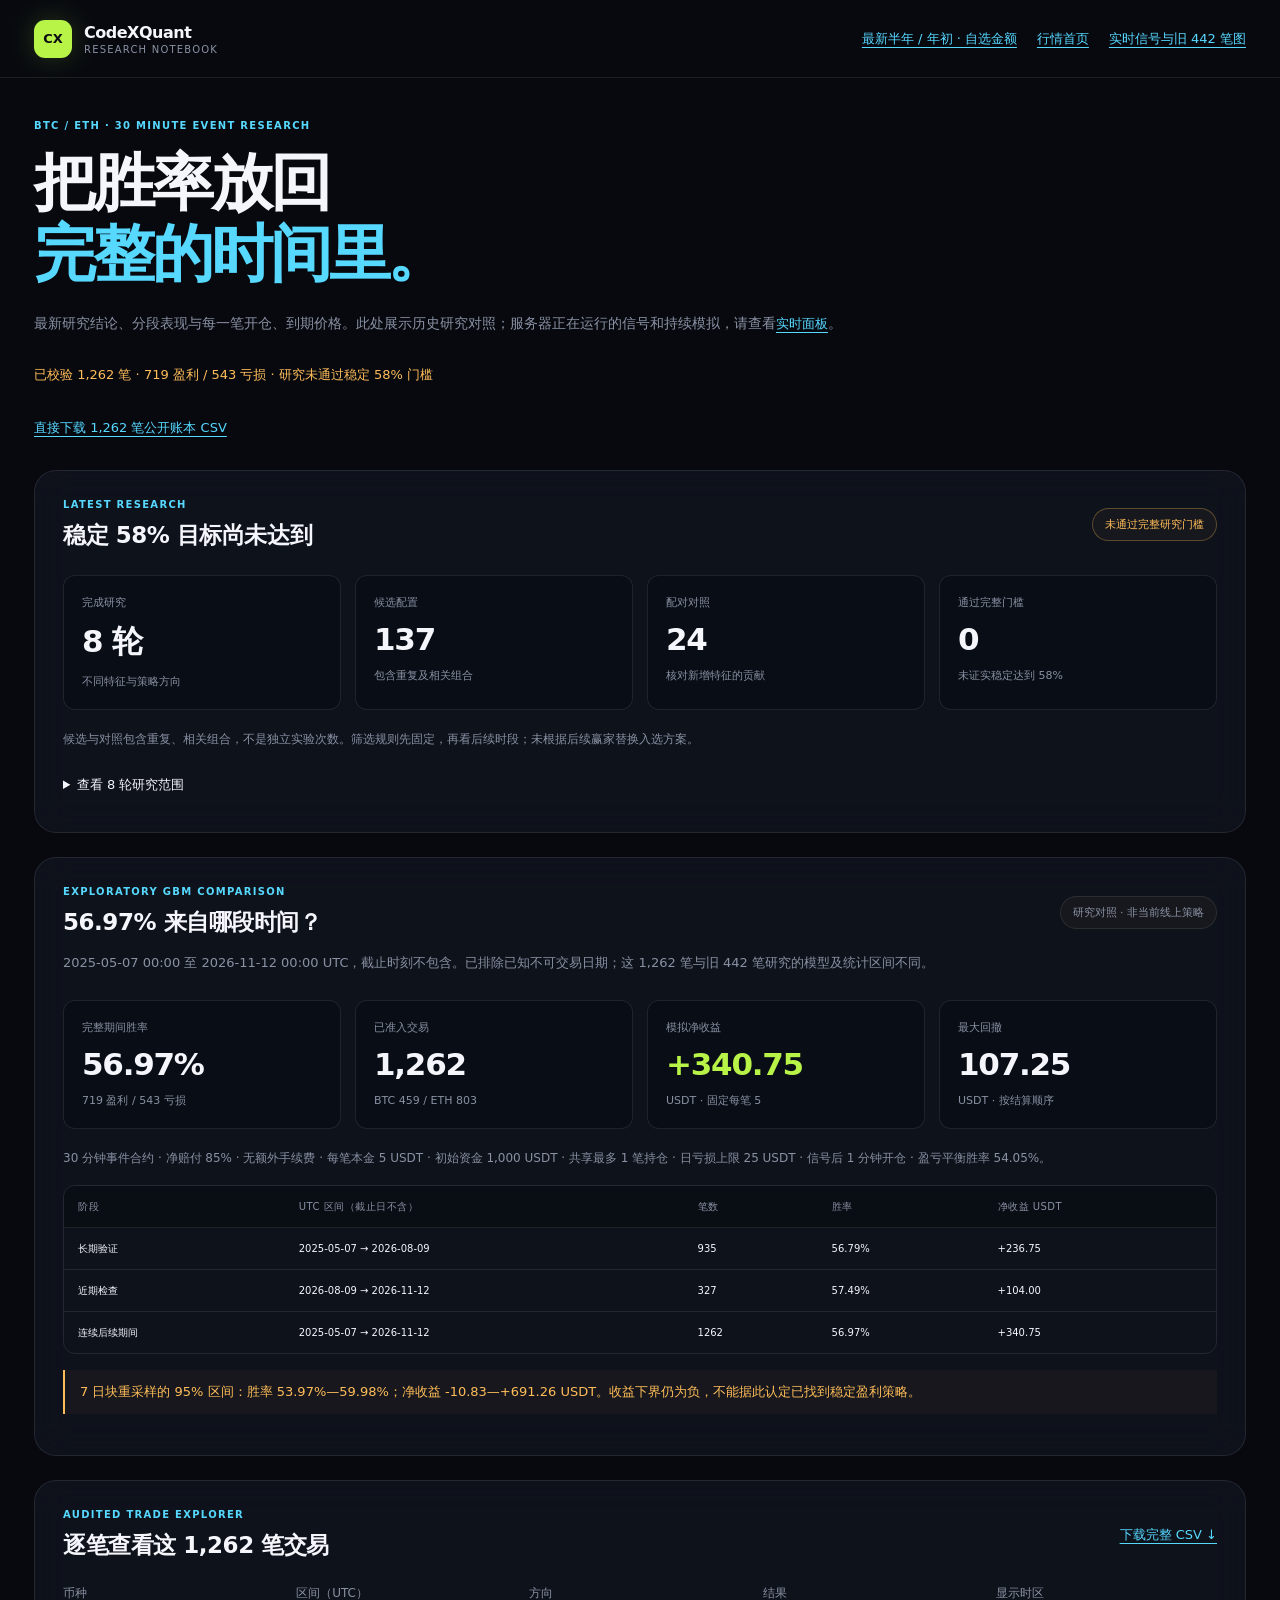
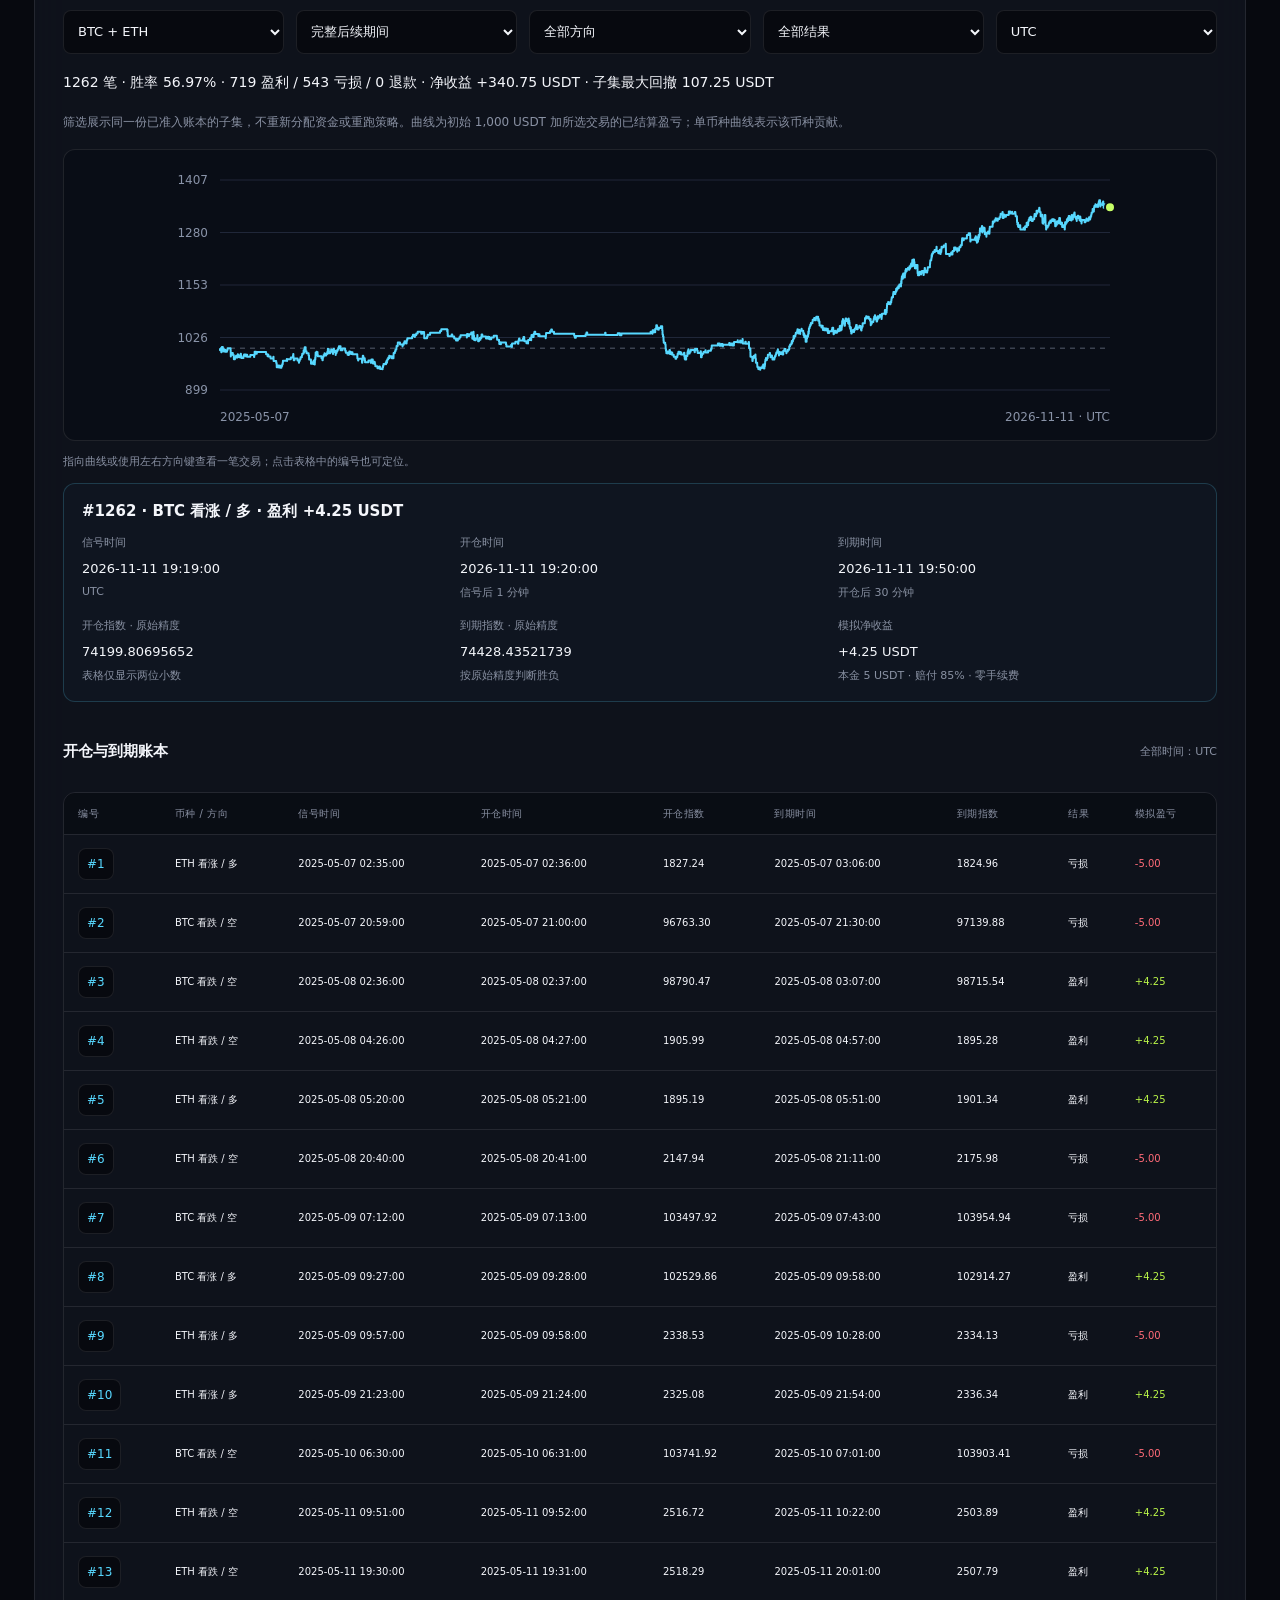
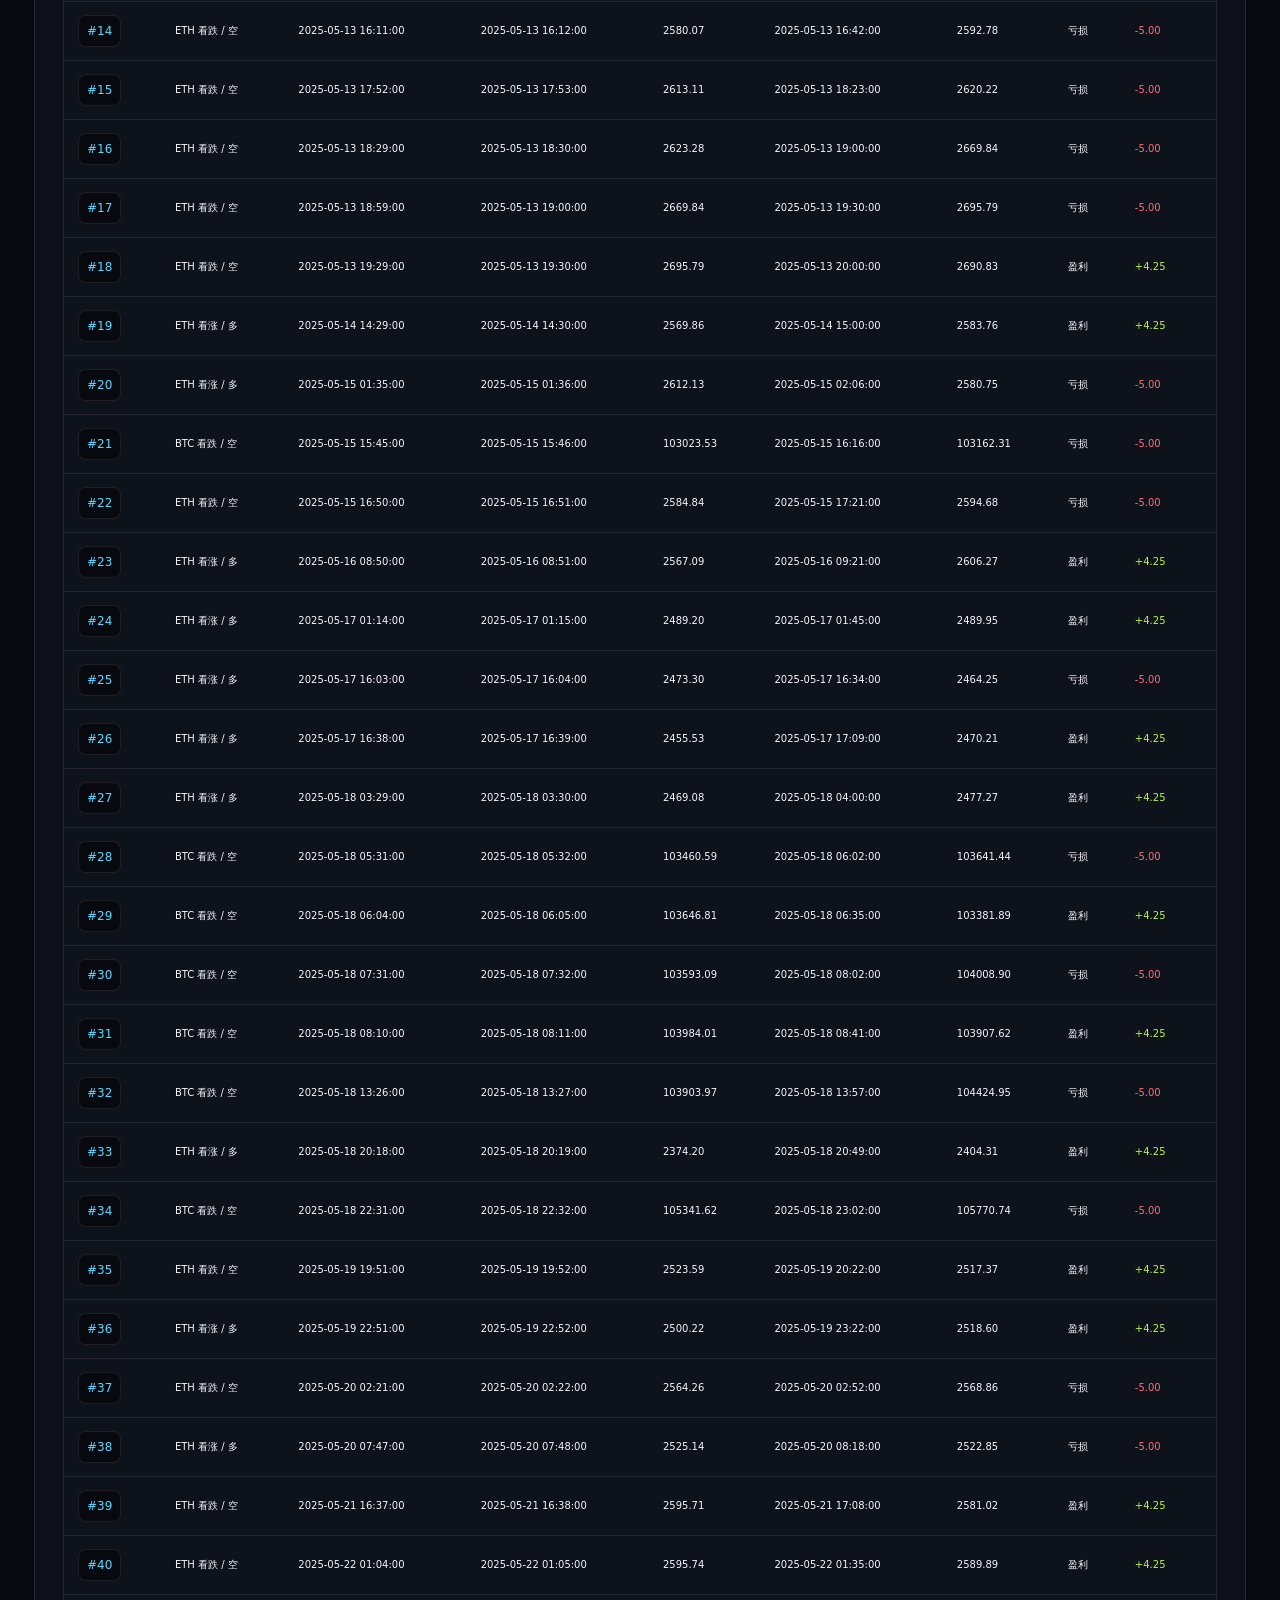
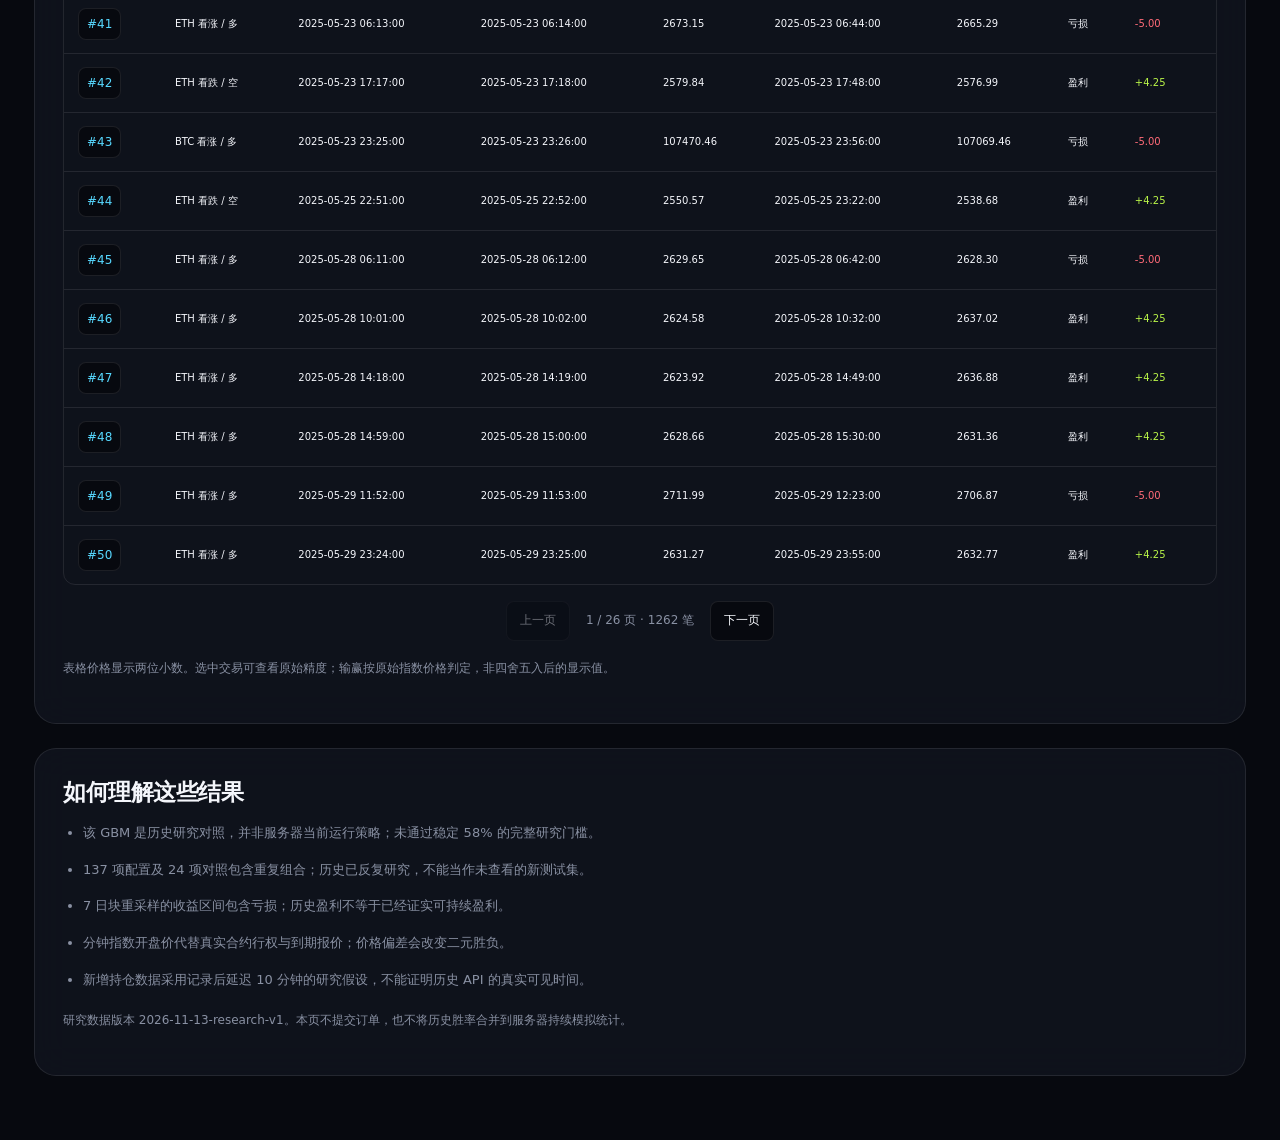
<file: demo/research.html>
<!doctype html>
<html lang="zh-CN">
<head>
  <meta charset="utf-8">
  <meta name="viewport" content="width=device-width, initial-scale=1">
  <meta name="description" content="CodeXQuant 最新高胜率研究：8轮研究与1262笔BTC/ETH事件合约历史对照，明确披露时间、开仓及结算价格。">
  <title>CodeXQuant · 最新研究与 1,262 笔交易</title>
  <link rel="stylesheet" href="../styles.css">
  <link rel="stylesheet" href="../research-view.css">
</head>
<body class="research-page">
  <header class="topbar">
    <a class="brand" href="../index.html"><span class="brand-mark">CX</span><span><strong>CodeXQuant</strong><small>research notebook</small></span></a>
    <nav aria-label="页面导航"><a href="recent.html">最新半年 / 年初 · 自选金额</a><a href="../index.html">行情首页</a><a href="trades.html">实时信号与旧 442 笔图</a></nav>
  </header>
  <main id="researchView" data-research-url="../research/high-win-public.json">
    <section class="research-hero">
      <p class="label">BTC / ETH · 30 MINUTE EVENT RESEARCH</p>
      <h1>把胜率放回<br><em>完整的时间里。</em></h1>
      <p class="intro">最新研究结论、分段表现与每一笔开仓、到期价格。此处展示历史研究对照；服务器正在运行的信号和持续模拟，请查看<a href="trades.html">实时面板</a>。</p>
      <p class="research-state" id="researchState" role="status">正在校验研究数据…</p>
      <p class="research-error" id="researchError" role="alert" hidden></p>
      <button id="researchRetry" type="button" hidden>重新载入</button>
      <p class="note"><a class="download-link" href="../research/high-win-public-trades.csv" download>直接下载 1,262 笔公开账本 CSV</a></p>
      <noscript><p class="research-error">请启用 JavaScript 查看交互图表；也可直接下载下方逐笔 CSV。</p></noscript>
    </section>

    <div id="researchContent" hidden>
      <section class="panel study-panel" aria-labelledby="studyTitle">
        <div class="section-heading"><div><p class="label">LATEST RESEARCH</p><h2 id="studyTitle">稳定 58% 目标尚未达到</h2></div><span class="status-pill">未通过完整研究门槛</span></div>
        <div class="research-cards" id="studyCards"></div>
        <p class="note">候选与对照包含重复、相关组合，不是独立实验次数。筛选规则先固定，再看后续时段；未根据后续赢家替换入选方案。</p>
        <details><summary>查看 8 轮研究范围</summary><div class="table-scroll"><table><thead><tr><th scope="col">研究方向</th><th scope="col">候选配置</th><th scope="col">配对对照</th><th scope="col">通过完整门槛</th></tr></thead><tbody id="studyRows"></tbody></table></div></details>
      </section>

      <section class="panel study-panel" aria-labelledby="comparisonTitle">
        <div class="section-heading"><div><p class="label">EXPLORATORY GBM COMPARISON</p><h2 id="comparisonTitle">56.97% 来自哪段时间？</h2></div><span class="status-pill subdued">研究对照 · 非当前线上策略</span></div>
        <p class="intro small">2025-05-07 00:00 至 2026-11-12 00:00 UTC，截止时刻不包含。已排除已知不可交易日期；这 1,262 笔与旧 442 笔研究的模型及统计区间不同。</p>
        <div class="research-cards" id="comparisonCards"></div>
        <p id="assumptionText" class="note"></p>
        <div class="table-scroll"><table><thead><tr><th scope="col">阶段</th><th scope="col">UTC 区间（截止日不含）</th><th scope="col">笔数</th><th scope="col">胜率</th><th scope="col">净收益 USDT</th></tr></thead><tbody id="periodRows"></tbody></table></div>
        <p id="uncertaintyText" class="uncertainty"></p>
      </section>

      <section class="panel study-panel" aria-labelledby="explorerTitle">
        <div class="section-heading"><div><p class="label">AUDITED TRADE EXPLORER</p><h2 id="explorerTitle">逐笔查看这 1,262 笔交易</h2></div><a class="download-link" href="../research/high-win-public-trades.csv" download>下载完整 CSV ↓</a></div>
        <div class="research-filters">
          <label for="researchSymbol">币种<select id="researchSymbol"><option value="ALL">BTC + ETH</option><option value="BTCUSDT">BTC</option><option value="ETHUSDT">ETH</option></select></label>
          <label for="researchPeriod">区间（UTC）<select id="researchPeriod"><option value="continuous_post_selection">完整后续期间</option><option value="validation">长期验证</option><option value="historical_confirmation">近期检查</option></select></label>
          <label for="researchDirection">方向<select id="researchDirection"><option value="ALL">全部方向</option><option value="1">看涨 / 多</option><option value="-1">看跌 / 空</option></select></label>
          <label for="researchOutcome">结果<select id="researchOutcome"><option value="ALL">全部结果</option><option value="win">盈利</option><option value="loss">亏损</option><option value="refund">持平退款</option></select></label>
          <label for="researchTimezone">显示时区<select id="researchTimezone"><option value="UTC">UTC</option><option value="Asia/Shanghai">北京时间 UTC+8</option></select></label>
        </div>
        <p class="filter-summary" id="filterSummary" aria-live="polite"></p>
        <p class="note">筛选展示同一份已准入账本的子集，不重新分配资金或重跑策略。曲线为初始 1,000 USDT 加所选交易的已结算盈亏；单币种曲线表示该币种贡献。</p>
        <div class="equity-frame"><svg id="researchEquity" viewBox="0 0 1000 290" role="group" tabindex="0" aria-label="已结算权益图，左右方向键逐笔查看交易"></svg></div>
        <p class="chart-instruction">指向曲线或使用左右方向键查看一笔交易；点击表格中的编号也可定位。</p>
        <div class="selected-trade" id="selectedTrade" aria-live="polite"></div>
        <div class="ledger-heading"><h3>开仓与到期账本</h3><span id="ledgerTimezone"></span></div>
        <div class="table-scroll ledger-scroll" tabindex="0" role="region" aria-label="可横向滚动的逐笔交易表">
          <table class="trade-ledger"><thead><tr><th scope="col">编号</th><th scope="col">币种 / 方向</th><th scope="col">信号时间</th><th scope="col">开仓时间</th><th scope="col">开仓指数</th><th scope="col">到期时间</th><th scope="col">到期指数</th><th scope="col">结果</th><th scope="col">模拟盈亏</th></tr></thead><tbody id="researchTradeRows"></tbody></table>
        </div>
        <div class="ledger-nav"><button id="ledgerPrevious" type="button">上一页</button><span id="ledgerPage" aria-live="polite"></span><button id="ledgerNext" type="button">下一页</button></div>
        <p class="note">表格价格显示两位小数。选中交易可查看原始精度；输赢按原始指数价格判定，非四舍五入后的显示值。</p>
      </section>
      <section class="panel study-panel research-method" aria-labelledby="methodTitle"><h2 id="methodTitle">如何理解这些结果</h2><ul id="researchLimitations"></ul><p class="note">研究数据版本 <span id="publicDataVersion"></span>。本页不提交订单，也不将历史胜率合并到服务器持续模拟统计。</p></section>
    </div>
  </main>
  <script src="../research-view.js" defer></script>
</body>
</html>
</file>
<file: styles.css>
:root { color-scheme: dark; --bg:#07090f; --panel:rgba(17,21,31,.78); --line:rgba(255,255,255,.09); --text:#f4f6fb; --muted:#8991a3; --lime:#b8f348; --cyan:#57d8ff; --red:#ff6b78; --amber:#ffbd59; }
.wb-nav { color:var(--lime); font-size:11px; text-decoration:none; border:1px solid rgba(184,243,72,.28); padding:8px 10px; border-radius:8px; margin-left:22px; white-space:nowrap; }
.workbuddy-research { scroll-margin-top:20px; border-color:rgba(87,216,255,.26); }
.workbuddy-research .label { color:var(--cyan); }
.wb-badge { font-size:11px; border:1px solid var(--line); padding:7px 10px; border-radius:8px; text-align:right; }
.wb-positive { color:var(--lime) !important; }.wb-negative,.wb-error { color:var(--red) !important; }.wb-pending { color:var(--amber); }
.wb-intro,.wb-outcome { color:var(--muted); font-size:12px; line-height:1.8; }.wb-outcome { margin-bottom:20px; }
.wb-metrics { display:grid; grid-template-columns:repeat(4,minmax(0,1fr)); gap:12px; margin-top:20px; }
.wb-metrics article { padding:18px; background:rgba(7,9,15,.36); border:1px solid var(--line); border-radius:13px; min-width:0; }
.wb-metrics span,.wb-metrics small { display:block; font-size:10px; color:var(--muted); }.wb-metrics strong { display:block; font-size:29px; line-height:1.6; letter-spacing:-.04em; margin:7px 0; font-variant-numeric:tabular-nums; }
.wb-details { margin-top:21px; }.wb-note { color:var(--muted); font-size:10px; line-height:1.8; }.wb-provenance { overflow-wrap:anywhere; }
.wb-chart-heading { display:flex; gap:20px; justify-content:space-between; align-items:center; margin-top:24px; }.wb-chart-heading h3 { font-size:12px; }.wb-chart-heading span { font-size:10px; color:var(--muted); }
.wb-chart { height:250px; }.wb-chart canvas { display:block; width:100%; height:100%; }.wb-table table { min-width:620px; }
.wb-actions { display:flex; gap:12px; align-items:center; flex-wrap:wrap; margin-top:18px; }.wb-download { font:10px inherit; padding:8px 11px; border:1px solid var(--line); border-radius:8px; color:var(--cyan); background:rgba(7,9,15,.35); cursor:pointer; }.wb-download:disabled { opacity:.4; cursor:default; }.wb-archive { font-size:10px; color:var(--muted); border-bottom:1px solid var(--line); padding-bottom:14px; margin:0 0 20px; }
@media(max-width:850px) { .wb-metrics { grid-template-columns:repeat(2,minmax(0,1fr)); }.wb-nav { margin-left:12px; } }
@media(max-width:550px) { .wb-metrics { gap:8px; }.wb-metrics article { padding:14px; }.wb-metrics strong { font-size:25px; }.wb-nav { display:none; }.wb-badge { max-width:150px; }.wb-chart-heading { align-items:start; flex-direction:column; gap:0; }.wb-chart { height:220px; } }
* { box-sizing:border-box; }
html { scroll-behavior:smooth; }
body { margin:0; min-width:320px; background:var(--bg); color:var(--text); font-family:Inter,ui-sans-serif,system-ui,-apple-system,"Segoe UI",sans-serif; overflow-x:hidden; }
button { font:inherit; }
.ambient { position:fixed; width:560px; height:560px; border-radius:50%; filter:blur(130px); opacity:.1; pointer-events:none; z-index:-1; }
.ambient-one { background:var(--lime); top:-300px; right:-140px; }.ambient-two { background:#4c6fff; bottom:-360px; left:-250px; }
.topbar { height:82px; max-width:1320px; margin:auto; padding:0 34px; display:flex; align-items:center; border-bottom:1px solid var(--line); }
.brand { color:inherit; text-decoration:none; display:flex; align-items:center; gap:12px; margin-right:auto; }.brand-mark { width:38px; height:38px; display:grid; place-items:center; background:var(--lime); color:#0b0d10; font-weight:900; font-size:13px; border-radius:11px; box-shadow:0 0 30px rgba(184,243,72,.2); }.brand strong,.brand small { display:block; }.brand strong { letter-spacing:-.03em; }.brand small { color:var(--muted); font-size:10px; letter-spacing:.12em; text-transform:uppercase; margin-top:2px; }
.market-state { display:flex; align-items:center; gap:8px; padding-right:28px; color:var(--muted); font-size:12px; }.status-dot { width:7px; height:7px; border-radius:50%; background:var(--amber); box-shadow:0 0 12px currentColor; }.status-dot.live { background:var(--lime); }.status-dot.offline { background:var(--red); }
.clock { padding-left:28px; border-left:1px solid var(--line); display:flex; flex-direction:column; align-items:flex-end; }.clock span { color:var(--muted); font-size:9px; letter-spacing:.15em; }.clock strong { font-family:ui-monospace,monospace; font-size:13px; margin-top:3px; }
main { max-width:1320px; margin:auto; padding:70px 34px 40px; }
.hero { display:grid; grid-template-columns:1.1fr .9fr; align-items:end; gap:70px; margin-bottom:60px; }.eyebrow,.label { color:var(--lime); font-size:10px; font-weight:800; letter-spacing:.2em; margin:0 0 18px; }.hero h1 { font-size:clamp(42px,5.7vw,78px); line-height:.99; letter-spacing:-.065em; margin:0; max-width:760px; }.hero h1 em { color:var(--lime); font-style:normal; }.hero-copy { color:var(--muted); max-width:600px; line-height:1.8; font-size:14px; margin:26px 0 0; }
.price-grid { display:grid; gap:12px; }.price-card { width:100%; border:1px solid var(--line); background:rgba(16,20,29,.62); color:inherit; border-radius:18px; padding:20px; display:flex; justify-content:space-between; align-items:center; cursor:pointer; transition:.2s ease; text-align:left; }.price-card:hover,.price-card.active { border-color:rgba(184,243,72,.5); background:rgba(24,30,39,.86); transform:translateY(-2px); }.asset { display:flex; gap:13px; align-items:center; }.coin { width:39px; height:39px; border-radius:50%; display:grid; place-items:center; font-style:normal; font-weight:800; }.coin.btc { background:#f7931a; }.coin.eth { background:#627eea; }.asset strong,.asset small,.quote strong,.quote small { display:block; }.asset strong { font-size:14px; }.asset small { color:var(--muted); font-size:10px; margin-top:4px; letter-spacing:.08em; }.quote { text-align:right; }.quote strong { font-size:20px; letter-spacing:-.03em; }.quote small { color:var(--muted); font-size:11px; margin-top:4px; }.quote small.up { color:var(--lime); }.quote small.down { color:var(--red); }
.desk { display:grid; grid-template-columns:minmax(0,2fr) minmax(300px,.72fr); gap:16px; }.panel { background:var(--panel); border:1px solid var(--line); border-radius:22px; backdrop-filter:blur(18px); }.chart-panel { padding:25px 25px 0; overflow:hidden; }.panel-head { display:flex; align-items:start; justify-content:space-between; }.panel-head .label { margin-bottom:7px; color:var(--muted); }.panel-head h2 { margin:0; font-size:20px; letter-spacing:-.03em; }.legend { display:flex; gap:17px; color:var(--muted); font-size:10px; }.legend span { display:flex; align-items:center; gap:6px; }.legend i { width:15px; height:2px; }.ema-fast { background:var(--lime); }.ema-slow { background:var(--cyan); }.candle-up { background:#66e39a; height:8px !important; }.candle-down { background:#ff647c; height:8px !important; }
.market-desk { display:block; }.market-desk .chart-panel { width:100%; }
.chart-wrap { height:340px; position:relative; margin-top:24px; }.chart-wrap canvas { width:100%; height:100%; }.chart-loading { position:absolute; inset:0; display:grid; place-items:center; color:var(--muted); font-size:12px; background:linear-gradient(90deg,transparent,rgba(255,255,255,.03),transparent); }.chart-stats { border-top:1px solid var(--line); display:grid; grid-template-columns:repeat(4,1fr); margin:0 -25px; }.chart-stats span { padding:17px 25px; color:var(--muted); font-size:10px; border-right:1px solid var(--line); }.chart-stats span:last-child { border:0; }.chart-stats strong { display:block; color:var(--text); margin-top:6px; font-size:12px; }
.signal-panel { padding:25px; display:flex; flex-direction:column; }.timeframe { border:1px solid var(--line); color:var(--muted); border-radius:8px; padding:6px 9px; font:10px ui-monospace,monospace; }.signal-orbit { width:174px; height:174px; margin:34px auto 25px; border-radius:50%; display:grid; place-items:center; text-align:center; background:radial-gradient(circle,rgba(184,243,72,.12),transparent 65%); border:1px solid rgba(184,243,72,.28); box-shadow:0 0 0 13px rgba(184,243,72,.025),0 0 0 25px rgba(184,243,72,.015); }.signal-orbit small,.signal-orbit span { display:block; color:var(--muted); font-size:9px; letter-spacing:.1em; }.signal-orbit strong { display:block; font-size:29px; margin:5px 0; }.signal-orbit.sell { border-color:rgba(255,107,120,.4); background:radial-gradient(circle,rgba(255,107,120,.12),transparent 65%); }.signal-orbit.neutral { border-color:var(--line); background:radial-gradient(circle,rgba(255,255,255,.05),transparent 65%); }
.factor-list { border-top:1px solid var(--line); }.factor-list div { display:flex; justify-content:space-between; padding:13px 0; border-bottom:1px solid var(--line); font-size:12px; }.factor-list span { color:var(--muted); }.factor-list strong { font-size:11px; }.signal-note { color:var(--muted); font-size:11px; line-height:1.6; margin:15px 0 0; }
.metrics { display:grid; grid-template-columns:repeat(4,1fr); gap:12px; margin-top:16px; }.metric { border:1px solid var(--line); border-radius:17px; padding:20px; background:rgba(14,17,25,.65); }.metric span,.metric small { color:var(--muted); font-size:10px; }.metric strong { display:block; font-size:26px; letter-spacing:-.04em; margin:12px 0 6px; }.metric.risk strong { color:var(--lime); font-size:19px; margin-top:16px; }
.backtest { margin-top:16px; padding:28px; }.backtest-head { display:flex; justify-content:space-between; gap:24px; align-items:start; }.backtest-head .label { color:var(--lime); margin-bottom:8px; }.backtest-head h2 { margin:0; font-size:25px; letter-spacing:-.04em; }.data-progress { display:flex; align-items:center; gap:9px; color:var(--muted); font-size:11px; padding-top:5px; }.assumptions { display:flex; flex-wrap:wrap; gap:8px; margin:24px 0; }.assumptions span { border:1px solid var(--line); color:var(--muted); border-radius:999px; padding:7px 10px; font-size:9px; letter-spacing:.04em; }.strategy-grid { display:grid; grid-template-columns:repeat(3,1fr); gap:12px; }.strategy-card { min-height:190px; border:1px solid var(--line); border-radius:17px; padding:20px; background:rgba(7,9,15,.42); }.strategy-card.skeleton { background:linear-gradient(100deg,rgba(255,255,255,.02),rgba(255,255,255,.055),rgba(255,255,255,.02)); background-size:200% 100%; animation:pulse 1.4s infinite; }.strategy-title { display:flex; align-items:center; justify-content:space-between; }.strategy-title strong { font-size:15px; }.strategy-badge { color:var(--lime); font:9px ui-monospace,monospace; border:1px solid rgba(184,243,72,.25); padding:5px 7px; border-radius:7px; }.strategy-result { font-size:35px; letter-spacing:-.05em; margin:25px 0 4px; }.strategy-result.negative { color:var(--red); }.strategy-result.positive { color:var(--lime); }.strategy-card>small { color:var(--muted); font-size:10px; }.strategy-card p { color:var(--muted); font-size:10px; line-height:1.6; margin:18px 0 0; }.table-wrap { overflow-x:auto; margin-top:20px; border:1px solid var(--line); border-radius:14px; }table { width:100%; border-collapse:collapse; min-width:880px; }th,td { padding:13px 15px; text-align:right; border-bottom:1px solid var(--line); font-size:10px; white-space:nowrap; }th { color:var(--muted); font-weight:600; letter-spacing:.05em; }th:first-child,td:first-child { text-align:left; }tbody tr:last-child td { border-bottom:0; }td.good { color:var(--lime); }td.bad { color:var(--red); }.backtest-note { color:var(--muted); margin:15px 2px 0; font-size:10px; line-height:1.6; }@keyframes pulse { to { background-position:-200% 0; } }
.qimen { margin-top:16px; padding:28px; }.qimen .label { color:var(--cyan); }.qimen-tag { border:1px solid rgba(87,216,255,.25); color:var(--cyan); border-radius:999px; padding:8px 11px; font-size:10px; white-space:nowrap; }.qimen-intro { color:var(--muted); font-size:12px; line-height:1.8; max-width:850px; margin:18px 0 24px; }.qimen-form { display:grid; grid-template-columns:1fr 1fr 2fr auto; align-items:end; gap:10px; }.qimen-form label { display:flex; flex-direction:column; gap:8px; color:var(--muted); font-size:11px; }.qimen-form select,.qimen-form input { width:100%; background:#0b0f17; color:var(--text); border:1px solid var(--line); border-radius:10px; height:42px; padding:0 12px; font:12px inherit; }.qimen-form input::placeholder { color:#5d6577; }.qimen-form button,.qimen-summary button { height:42px; border:1px solid rgba(87,216,255,.35); border-radius:10px; padding:0 15px; color:#071016; background:var(--cyan); cursor:pointer; font-weight:700; font-size:11px; }.qimen-summary button { height:30px; background:transparent; color:var(--cyan); margin-left:auto; }.qimen-summary button:disabled { opacity:.5; cursor:wait; }.qimen-message { color:var(--muted); font-size:11px; margin:12px 0 0; }.qimen-summary { display:flex; align-items:center; gap:24px; border-top:1px solid var(--line); margin-top:24px; padding-top:18px; color:var(--muted); font-size:11px; }.qimen-summary strong { color:var(--text); font-size:16px; margin-left:5px; }.qimen .table-wrap { margin-top:15px; }.qimen td:last-child { text-align:left; max-width:260px; overflow-wrap:anywhere; white-space:normal; }
.research-panel { margin-top:16px; padding:32px; }.research-heading { display:flex; justify-content:space-between; gap:24px; align-items:center; }.research-panel .label { margin:0 0 10px; }.research-panel h2 { margin:0; font-size:28px; letter-spacing:-.04em; }.research-badge { padding:8px 12px; border:1px solid rgba(255,189,89,.35); border-radius:999px; color:var(--amber); font-size:11px; white-space:nowrap; }.research-panel>p { color:var(--muted); font-size:13px; line-height:1.75; max-width:860px; }.research-stats { display:grid; grid-template-columns:repeat(3,1fr); gap:12px; margin:25px 0; }.research-stats>div { border:1px solid var(--line); border-radius:15px; padding:20px; background:rgba(7,9,15,.35); }.research-stats span,.research-stats small { display:block; color:var(--muted); font-size:11px; }.research-stats strong { display:block; font-size:28px; margin:12px 0 8px; }.research-stats>div:nth-child(2) strong { color:var(--red); }.research-panel .research-note { border-top:1px solid var(--line); padding-top:18px; max-width:none; font-size:11px; }
.method { display:grid; grid-template-columns:.8fr 1.2fr; gap:80px; align-items:start; padding:100px 0 65px; }.method h2 { font-size:38px; max-width:370px; letter-spacing:-.05em; margin:0; }.method ol { list-style:none; margin:0; padding:0; }.method li { display:flex; gap:20px; padding:20px 0; border-top:1px solid var(--line); }.method li>span { font:10px ui-monospace,monospace; color:var(--lime); }.method li strong { font-size:14px; }.method li p { color:var(--muted); font-size:12px; margin:7px 0 0; line-height:1.6; }
footer { max-width:1320px; margin:auto; padding:25px 34px 45px; border-top:1px solid var(--line); display:flex; justify-content:space-between; color:var(--muted); font-size:10px; letter-spacing:.08em; }
@media (max-width:900px) { .hero,.desk,.method { grid-template-columns:1fr; }.hero { gap:42px; }.desk { gap:12px; }.metrics { grid-template-columns:1fr 1fr; }.strategy-grid { grid-template-columns:1fr; }.research-stats { grid-template-columns:1fr; }.method { gap:35px; padding-top:70px; } }
@media (max-width:560px) { .topbar { padding:0 18px; }.market-state { padding:0; }.market-state span:last-child,.clock { display:none; } main { padding:45px 18px 30px; }.hero { margin-bottom:38px; }.hero h1 { font-size:42px; }.chart-panel { padding:20px 15px 0; }.chart-wrap { height:265px; }.chart-stats { margin:0 -15px; grid-template-columns:1fr 1fr; }.chart-stats span { padding:13px 15px; }.legend { display:none; }.research-panel { padding:22px 18px; }.research-heading { align-items:flex-start; flex-direction:column; }.research-panel h2 { font-size:24px; } footer { margin:0 18px; padding:22px 0 35px; flex-direction:column; gap:8px; } }

.data-health { display:flex; gap:16px; align-items:center; justify-content:space-between; padding:14px 0; }
.data-health p { margin:0; color:var(--muted); font-size:11px; line-height:1.7; }
.data-health button { flex-shrink:0; border:1px solid var(--line); border-radius:8px; padding:8px 12px; background:transparent; color:var(--text); cursor:pointer; font-size:11px; }
.data-health button:disabled { opacity:.5; cursor:wait; }
.research-details { display:flex; flex-wrap:wrap; gap:24px; margin:0 0 22px; }
.research-details dt { font-size:11px; color:var(--muted); }
.research-details dd { margin:7px 0 0; font-size:12px; line-height:1.6; }
.report-download { color:var(--cyan); font-size:12px; text-underline-offset:4px; }
.quote strong { font-variant-numeric:tabular-nums; }
.quote strong.stale-quote { color:var(--muted); }
.price-card { gap:16px; }
.quote small { overflow-wrap:anywhere; }
@media (max-width:420px) { .price-card { padding:15px 12px; gap:8px; } .asset { gap:8px; } .coin { width:30px; height:30px; } .quote strong { font-size:17px; } .quote small { font-size:9px; } }
button:focus-visible,a:focus-visible { outline:2px solid var(--cyan); outline-offset:4px; }
@media (max-width:560px) { .data-health { align-items:flex-start; } .research-details { flex-direction:column; gap:16px; } }

.event-research { border-color:rgba(87,216,255,.22); }
.event-research .label { color:var(--cyan); }
.event-research [hidden] { display:none; }
.event-goal { display:flex; flex-wrap:wrap; gap:12px 26px; padding:16px 0; margin-top:12px; border-top:1px solid var(--line); color:var(--muted); font-size:11px; align-items:center; }
.event-goal strong { color:var(--text); font:600 15px ui-monospace,monospace; margin-left:8px; }
.event-goal span:last-child { margin-left:auto; }
.event-results { display:grid; grid-template-columns:1fr 1fr; gap:14px; margin:8px 0 25px; }
.event-results article { border:1px solid var(--line); border-radius:16px; background:rgba(7,9,15,.36); padding:23px; }
.event-results article:last-child { border-color:rgba(87,216,255,.25); }
.event-results article>span { color:var(--muted); font-size:12px; }
.event-results article>strong { display:block; font-size:38px; letter-spacing:-.05em; margin:13px 0 8px; font-variant-numeric:tabular-nums; }
.event-results article>strong.positive,.event-table .positive { color:var(--lime); }
.event-results article>strong.negative,.event-table .negative { color:var(--red); }
.event-results article>p { margin:0; color:var(--muted); font-size:11px; line-height:1.8; }
.event-details { gap:18px 40px; }
.event-research .event-model { border-left:2px solid var(--cyan); padding:9px 14px; background:rgba(87,216,255,.035); font-size:11px; max-width:none; }
.event-gates { display:grid; grid-template-columns:repeat(2,minmax(0,1fr)); list-style:none; padding:0; gap:8px 22px; margin:20px 0 26px; }
.event-gates li { color:var(--muted); font-size:11px; line-height:1.7; padding-left:18px; position:relative; }
.event-gates li::before { position:absolute; left:0; content:"○"; color:var(--amber); }
.event-gates li.passed::before { content:"✓"; color:var(--lime); }
.event-equity-head,.event-table-heading { display:flex; align-items:center; justify-content:space-between; gap:14px; }
.event-equity-head h3,.event-table-heading h3 { margin:0; font-size:13px; font-weight:600; }
.event-equity-head span,.event-table-heading span { color:var(--muted); font-size:10px; }
.event-equity-head i { display:inline-block; width:12px; height:2px; vertical-align:middle; margin:0 4px 2px 10px; }
.equity-walk { background:var(--lime); }.equity-holdout { background:var(--cyan); }
.event-equity-wrap { height:210px; margin-top:14px; border:1px solid var(--line); border-radius:13px; background:rgba(7,9,15,.3); }
.event-equity-wrap canvas { display:block; width:100%; height:100%; }
.event-research .event-caption { margin:9px 0 26px; font-size:10px; }
.event-table-heading { margin:23px 0 10px; }
.event-table-wrap { margin-top:0; }
.event-table { min-width:580px; }
.event-table th,.event-table td { font-size:11px; padding:13px 14px; }
.event-table td:nth-child(2) { white-space:normal; }
.event-stress { margin-top:22px; color:var(--muted); font-size:11px; }
.event-stress summary { color:var(--text); cursor:pointer; padding:9px 0; }
.event-stress>p { font-size:10px; line-height:1.7; }
.event-downloads { display:flex; flex-wrap:wrap; gap:20px; margin-top:24px; }
.legacy-research { opacity:.85; }
@media (max-width:700px) { .event-goal span:last-child { margin-left:0; width:100%; }.event-gates { grid-template-columns:1fr; }.event-details { flex-direction:column; gap:15px; } }
@media (max-width:560px) { .event-results { grid-template-columns:1fr; gap:10px; }.event-results article { padding:18px; }.event-equity-head,.event-table-heading { align-items:flex-start; flex-direction:column; gap:7px; }.event-equity-head i:first-child { margin-left:0; }.event-equity-wrap { height:180px; } }
</file>
<file: consensus-view.css>
.consensus-page .topbar{height:auto;min-height:78px;padding-top:16px;padding-bottom:16px;gap:22px;flex-wrap:wrap}.consensus-page nav{display:flex;gap:20px;flex-wrap:wrap;margin-left:auto}.consensus-page a{color:var(--cyan);text-underline-offset:4px}.consensus-page nav a{font-size:13px}.consensus-page main{max-width:1320px;padding-top:40px}.consensus-hero{max-width:920px;margin-bottom:30px}.consensus-page .eyebrow{font-size:10px;letter-spacing:.13em;color:var(--cyan);margin:0 0 10px}.consensus-page h1{font-size:clamp(32px,4.8vw,58px);line-height:1.18;letter-spacing:-.04em;margin:16px 0 22px}.consensus-page h1 em{font-style:normal;color:var(--cyan)}.consensus-page h2{font-size:23px;margin:0;letter-spacing:-.02em}.consensus-page .intro{font-size:14px;line-height:1.9;color:var(--muted)}.consensus-page .intro strong{color:var(--text)}.consensus-page .note{font-size:12px;line-height:1.85;color:var(--muted);margin:14px 0}.consensus-page .load-state{color:var(--amber);font-size:13px;line-height:1.8}.consensus-page .error{color:var(--red);font-size:13px;line-height:1.8}.consensus-page [hidden]{display:none!important}.consensus-panel{padding:28px;margin:24px 0;min-width:0}.consensus-page .section-heading{display:flex;justify-content:space-between;align-items:center;flex-wrap:wrap;gap:18px}.consensus-page .tag{font-size:11px;color:var(--amber);padding:8px 12px;border-radius:30px;border:1px solid rgba(255,189,89,.3);line-height:1.6}.consensus-page button{min-height:44px;border:1px solid var(--line);border-radius:9px;padding:10px 14px;background:var(--bg);color:var(--text);font:inherit;font-size:12px;cursor:pointer}.consensus-page button:disabled{opacity:.4;cursor:default}.consensus-page .primary-button{background:var(--cyan);border-color:var(--cyan);color:#071016;font-weight:700}.consensus-page .settings-grid{display:grid;grid-template-columns:minmax(0,1.4fr) minmax(0,1fr) auto auto;gap:14px;align-items:end;margin-top:24px}.consensus-page label{color:var(--muted);font-size:12px}.consensus-page input,.consensus-page select{display:block;width:100%;min-width:0;min-height:44px;padding:10px 12px;margin-top:8px;background:var(--bg);color:var(--text);border:1px solid var(--line);border-radius:9px;font:inherit;font-size:14px}.consensus-page input[aria-invalid=true]{border-color:var(--red)}.consensus-page input:focus-visible,.consensus-page select:focus-visible,.consensus-page button:focus-visible,.consensus-page svg:focus-visible,.consensus-page .table-scroll:focus-visible{outline:2px solid var(--cyan);outline-offset:3px}.consensus-page .scenario-text{color:var(--text);font-size:14px;line-height:1.8;margin:24px 0 16px}.consensus-page .risk-summary{display:flex;gap:10px;flex-wrap:wrap}.consensus-page .risk-summary span{font-size:11px;line-height:1.6;border:1px solid var(--line);border-radius:30px;padding:7px 11px;color:var(--muted)}.consensus-page .metric-cards{display:grid;grid-template-columns:repeat(4,minmax(0,1fr));gap:14px;margin:24px 0 18px}.consensus-page .metric-cards article,.consensus-page .asset-cards article{padding:18px;border:1px solid var(--line);border-radius:12px;background:rgba(7,9,15,.4)}.consensus-page .metric-cards span,.consensus-page .metric-cards small,.consensus-page .asset-cards span,.consensus-page .asset-cards small{display:block;font-size:11px;color:var(--muted);line-height:1.6}.consensus-page .metric-cards strong{display:block;font-size:31px;letter-spacing:-.04em;font-variant-numeric:tabular-nums;margin:10px 0}.consensus-page .asset-cards{display:grid;grid-template-columns:1fr 1fr;gap:14px;margin-top:20px}.consensus-page .asset-cards strong{display:block;font-size:21px;margin:10px 0;font-variant-numeric:tabular-nums}.consensus-page .positive{color:var(--lime)}.consensus-page .negative{color:var(--red)}.consensus-page .table-scroll{overflow:auto;border:1px solid var(--line);border-radius:12px;margin:20px 0}.consensus-page table{border-collapse:collapse;width:100%;min-width:660px;font-size:12px;white-space:nowrap;font-variant-numeric:tabular-nums}.consensus-page th,.consensus-page td{text-align:left;padding:13px 14px;border-bottom:1px solid var(--line);font-size:12px;line-height:1.5}.consensus-page th{font-weight:500;color:var(--muted);background:rgba(7,9,15,.5)}.consensus-page tr:last-child td{border-bottom:0}.consensus-page .ledger-controls{display:grid;grid-template-columns:1fr 1fr;max-width:600px;gap:15px;margin-top:24px}.consensus-page .equity-frame{overflow:hidden;border:1px solid var(--line);border-radius:12px;background:rgba(7,9,15,.4)}.consensus-page #consensusEquity{width:100%;height:290px;display:block;touch-action:pan-y}.consensus-page .selected-trade{border:1px solid rgba(87,216,255,.2);border-radius:12px;padding:18px;background:rgba(87,216,255,.025);min-height:130px}.consensus-page .selected-trade h3{font-size:15px;margin:0 0 14px;line-height:1.7}.consensus-page .detail-grid{display:grid;grid-template-columns:repeat(3,minmax(0,1fr));gap:18px}.consensus-page .detail-grid span{display:block;font-size:11px;color:var(--muted);margin-bottom:7px}.consensus-page .detail-grid strong{display:block;font-size:13px;line-height:1.7;font-weight:500;font-variant-numeric:tabular-nums;overflow-wrap:anywhere}.consensus-page .trade-ledger{min-width:1220px}.consensus-page .trade-ledger button{color:var(--cyan);min-height:32px;padding:4px 8px}.consensus-page .trade-ledger .is-selected{background:rgba(87,216,255,.06)}.consensus-page .pagination{display:flex;align-items:center;justify-content:center;gap:16px}.consensus-page .pagination span{font-size:12px;color:var(--muted)}.consensus-page .caution{font-size:13px;line-height:1.85;color:var(--amber);border-left:2px solid var(--amber);padding:12px 16px;background:rgba(255,189,89,.035)}.consensus-page .limitations{padding-left:20px;color:var(--muted);font-size:13px;line-height:1.9}.consensus-page .limitations li{margin:9px 0}@media(max-width:900px){.consensus-page .settings-grid{grid-template-columns:1fr 1fr}.consensus-page .metric-cards{grid-template-columns:repeat(2,minmax(0,1fr))}.consensus-page .detail-grid{grid-template-columns:1fr 1fr}}@media(max-width:560px){.consensus-page .topbar{padding:16px;gap:16px}.consensus-page nav{margin-left:0;gap:16px}.consensus-page nav a{font-size:12px}.consensus-page main{padding:28px 16px}.consensus-panel{padding:20px 16px}.consensus-page h2{font-size:21px}.consensus-page .metric-cards{gap:9px}.consensus-page .metric-cards article{padding:14px}.consensus-page .metric-cards strong{font-size:26px}.consensus-page input,.consensus-page select{font-size:16px}.consensus-page .asset-cards,.consensus-page .detail-grid{grid-template-columns:1fr}.consensus-page .ledger-controls{grid-template-columns:1fr 1fr}.consensus-page #consensusEquity{height:240px}.consensus-page .intro{font-size:13px}.consensus-page .settings-grid button{padding:10px 7px;font-size:12px}}
</file>
<file: recent-view.css>
.recent-page .topbar{height:auto;min-height:78px;padding-top:16px;padding-bottom:16px;gap:22px;flex-wrap:wrap}.recent-page nav{display:flex;gap:20px;flex-wrap:wrap;margin-left:auto}.recent-page a{color:var(--cyan);text-underline-offset:4px}.recent-page nav a{font-size:13px}.recent-page main{max-width:1320px;padding-top:40px}.recent-hero{max-width:920px;margin-bottom:30px}.recent-page .eyebrow{font-size:10px;letter-spacing:.13em;color:var(--cyan);margin:0 0 10px}.recent-page h1{font-size:clamp(32px,4.8vw,58px);line-height:1.18;letter-spacing:-.04em;margin:16px 0 22px}.recent-page h1 em{font-style:normal;color:var(--cyan)}.recent-page h2{font-size:23px;margin:0;letter-spacing:-.02em}.recent-page .intro{font-size:14px;line-height:1.9;color:var(--muted)}.recent-page .intro strong{color:var(--text)}.recent-page .note{font-size:12px;line-height:1.85;color:var(--muted);margin:14px 0}.recent-page .load-state{color:var(--amber);font-size:13px;line-height:1.8}.recent-page .error{color:var(--red);font-size:13px;line-height:1.8}.recent-page [hidden]{display:none!important}.recent-panel{padding:28px;margin:24px 0;min-width:0}.recent-page .section-heading{display:flex;justify-content:space-between;align-items:center;flex-wrap:wrap;gap:18px}.recent-page .tag{font-size:11px;color:var(--amber);padding:8px 12px;border-radius:30px;border:1px solid rgba(255,189,89,.3);line-height:1.6}.recent-page button{min-height:44px;border:1px solid var(--line);border-radius:9px;padding:10px 14px;background:var(--bg);color:var(--text);font:inherit;font-size:12px;cursor:pointer}.recent-page button:disabled{opacity:.4;cursor:default}.recent-page .primary-button{background:var(--cyan);border-color:var(--cyan);color:#071016;font-weight:700}.recent-page .settings-grid{display:grid;grid-template-columns:minmax(0,1.4fr) minmax(0,1fr) auto auto;gap:14px;align-items:end;margin-top:24px}.recent-page label{color:var(--muted);font-size:12px}.recent-page input,.recent-page select{display:block;width:100%;min-width:0;min-height:44px;padding:10px 12px;margin-top:8px;background:var(--bg);color:var(--text);border:1px solid var(--line);border-radius:9px;font:inherit;font-size:14px}.recent-page input[aria-invalid=true]{border-color:var(--red)}.recent-page input:focus-visible,.recent-page select:focus-visible,.recent-page button:focus-visible,.recent-page svg:focus-visible,.recent-page .table-scroll:focus-visible{outline:2px solid var(--cyan);outline-offset:3px}.recent-page .scenario-text{color:var(--text);font-size:14px;line-height:1.8;margin:24px 0 16px}.recent-page .risk-summary{display:flex;gap:10px;flex-wrap:wrap}.recent-page .risk-summary span{font-size:11px;line-height:1.6;border:1px solid var(--line);border-radius:30px;padding:7px 11px;color:var(--muted)}.recent-page .metric-cards{display:grid;grid-template-columns:repeat(4,minmax(0,1fr));gap:14px;margin:24px 0 18px}.recent-page .metric-cards article,.recent-page .asset-cards article{padding:18px;border:1px solid var(--line);border-radius:12px;background:rgba(7,9,15,.4)}.recent-page .metric-cards span,.recent-page .metric-cards small,.recent-page .asset-cards span,.recent-page .asset-cards small{display:block;font-size:11px;color:var(--muted);line-height:1.6}.recent-page .metric-cards strong{display:block;font-size:31px;letter-spacing:-.04em;font-variant-numeric:tabular-nums;margin:10px 0}.recent-page .asset-cards{display:grid;grid-template-columns:1fr 1fr;gap:14px;margin-top:20px}.recent-page .asset-cards strong{display:block;font-size:21px;margin:10px 0;font-variant-numeric:tabular-nums}.recent-page .positive{color:var(--lime)}.recent-page .negative{color:var(--red)}.recent-page .table-scroll{overflow:auto;border:1px solid var(--line);border-radius:12px;margin:20px 0}.recent-page table{border-collapse:collapse;width:100%;min-width:660px;font-size:12px;white-space:nowrap;font-variant-numeric:tabular-nums}.recent-page th,.recent-page td{text-align:left;padding:13px 14px;border-bottom:1px solid var(--line);font-size:12px;line-height:1.5}.recent-page th{font-weight:500;color:var(--muted);background:rgba(7,9,15,.5)}.recent-page tr:last-child td{border-bottom:0}.recent-page .ledger-controls{display:grid;grid-template-columns:1fr 1fr;max-width:600px;gap:15px;margin-top:24px}.recent-page .equity-frame{overflow:hidden;border:1px solid var(--line);border-radius:12px;background:rgba(7,9,15,.4)}.recent-page #recentEquity{width:100%;height:290px;display:block;touch-action:pan-y}.recent-page .selected-trade{border:1px solid rgba(87,216,255,.2);border-radius:12px;padding:18px;background:rgba(87,216,255,.025);min-height:130px}.recent-page .selected-trade h3{font-size:15px;margin:0 0 14px;line-height:1.7}.recent-page .detail-grid{display:grid;grid-template-columns:repeat(3,minmax(0,1fr));gap:18px}.recent-page .detail-grid span{display:block;font-size:11px;color:var(--muted);margin-bottom:7px}.recent-page .detail-grid strong{display:block;font-size:13px;line-height:1.7;font-weight:500;font-variant-numeric:tabular-nums;overflow-wrap:anywhere}.recent-page .trade-ledger{min-width:1220px}.recent-page .trade-ledger button{color:var(--cyan);min-height:32px;padding:4px 8px}.recent-page .trade-ledger .is-selected{background:rgba(87,216,255,.06)}.recent-page .pagination{display:flex;align-items:center;justify-content:center;gap:16px}.recent-page .pagination span{font-size:12px;color:var(--muted)}.recent-page .caution{font-size:13px;line-height:1.85;color:var(--amber);border-left:2px solid var(--amber);padding:12px 16px;background:rgba(255,189,89,.035)}.recent-page .limitations{padding-left:20px;color:var(--muted);font-size:13px;line-height:1.9}.recent-page .limitations li{margin:9px 0}@media(max-width:900px){.recent-page .settings-grid{grid-template-columns:1fr 1fr}.recent-page .metric-cards{grid-template-columns:repeat(2,minmax(0,1fr))}.recent-page .detail-grid{grid-template-columns:1fr 1fr}}@media(max-width:560px){.recent-page .topbar{padding:16px;gap:16px}.recent-page nav{margin-left:0;gap:16px}.recent-page nav a{font-size:12px}.recent-page main{padding:28px 16px}.recent-panel{padding:20px 16px}.recent-page h2{font-size:21px}.recent-page .metric-cards{gap:9px}.recent-page .metric-cards article{padding:14px}.recent-page .metric-cards strong{font-size:26px}.recent-page input,.recent-page select{font-size:16px}.recent-page .asset-cards,.recent-page .detail-grid{grid-template-columns:1fr}.recent-page .ledger-controls{grid-template-columns:1fr 1fr}.recent-page #recentEquity{height:240px}.recent-page .intro{font-size:13px}.recent-page .settings-grid button{padding:10px 7px;font-size:12px}}
</file>
<file: research-view.css>
.research-page .topbar{min-height:78px;height:auto;gap:24px;flex-wrap:wrap;padding-top:16px;padding-bottom:16px}.research-page nav{display:flex;gap:20px;flex-wrap:wrap;margin-left:auto}.research-page nav a,.research-page .intro a,.research-page .download-link{color:var(--cyan);font-size:13px;text-underline-offset:4px}.research-page main{padding-top:42px;max-width:1320px}.research-page .research-hero{max-width:850px;margin-bottom:30px}.research-page h1{font-size:clamp(34px,5vw,62px);line-height:1.15;letter-spacing:-.05em;margin:16px 0 20px}.research-page h1 em{font-style:normal;color:var(--cyan)}.research-page .intro{font-size:14px;line-height:1.9;color:var(--muted);max-width:900px}.research-page .intro.small{font-size:13px}.research-page .research-state{display:inline-block;color:var(--amber);font-size:13px;line-height:1.8}.research-page .study-panel{margin:24px 0;padding:28px;min-width:0}.research-page .section-heading{display:flex;align-items:center;justify-content:space-between;gap:20px;flex-wrap:wrap}.research-page h2{font-size:23px;letter-spacing:-.02em;margin:0}.research-page .label{color:var(--cyan);font-size:10px;letter-spacing:.13em;margin:0 0 10px}.research-page .status-pill{color:var(--amber);border:1px solid rgba(255,189,89,.3);background:rgba(255,189,89,.04);border-radius:30px;padding:8px 12px;font-size:11px}.research-page .status-pill.subdued{color:var(--muted);border-color:var(--line)}.research-page .research-cards{display:grid;grid-template-columns:repeat(4,minmax(0,1fr));gap:14px;margin:24px 0 18px}.research-page .research-cards article{padding:18px;border:1px solid var(--line);border-radius:12px;background:rgba(7,9,15,.4)}.research-page .research-cards span,.research-page .research-cards small{font-size:11px;line-height:1.6;color:var(--muted);display:block}.research-page .research-cards strong{display:block;font-size:31px;letter-spacing:-.04em;margin:10px 0;font-variant-numeric:tabular-nums}.research-page .note{font-size:12px;line-height:1.85;color:var(--muted);margin:16px 0}.research-page .uncertainty{font-size:13px;line-height:1.8;border-left:2px solid var(--amber);padding:10px 15px;color:var(--amber);background:rgba(255,189,89,.035)}.research-page details summary{cursor:pointer;font-size:13px;padding:10px 0}.research-page .table-scroll{overflow-x:auto;margin:16px 0;border:1px solid var(--line);border-radius:12px}.research-page table{border-collapse:collapse;width:100%;font-size:12px;font-variant-numeric:tabular-nums;white-space:nowrap}.research-page th,.research-page td{text-align:left;padding:13px 14px;border-bottom:1px solid var(--line);line-height:1.5}.research-page th{color:var(--muted);font-weight:500;background:rgba(7,9,15,.5)}.research-page tr:last-child td{border-bottom:0}.research-page .research-filters{display:grid;grid-template-columns:repeat(5,minmax(0,1fr));gap:12px;margin:24px 0 16px}.research-page label{font-size:12px;color:var(--muted)}.research-page select{display:block;width:100%;padding:11px 10px;min-height:44px;color:var(--text);border:1px solid var(--line);border-radius:8px;background:var(--bg);font:inherit;font-size:13px;margin-top:8px}.research-page button{padding:9px 13px;min-height:40px;border:1px solid var(--line);border-radius:8px;background:var(--bg);color:var(--text);font:inherit;font-size:12px;cursor:pointer}.research-page button:disabled{opacity:.4;cursor:default}.research-page .filter-summary{font-size:14px;color:var(--text);line-height:1.8;font-variant-numeric:tabular-nums}.research-page .equity-frame{border:1px solid var(--line);border-radius:12px;background:rgba(7,9,15,.4);overflow:hidden}.research-page #researchEquity{width:100%;display:block;height:290px;touch-action:pan-y}.research-page .chart-instruction{color:var(--muted);font-size:11px;line-height:1.8}.research-page .selected-trade{border:1px solid rgba(87,216,255,.2);border-radius:12px;padding:18px;min-height:120px;background:rgba(87,216,255,.025)}.research-page .selected-trade h3{font-size:15px;margin:0 0 14px}.research-page .detail-grid{display:grid;grid-template-columns:repeat(3,minmax(0,1fr));gap:18px}.research-page .detail-grid span{color:var(--muted);font-size:11px;display:block;margin-bottom:8px}.research-page .detail-grid strong{font-size:13px;font-weight:500;font-variant-numeric:tabular-nums;overflow-wrap:anywhere;line-height:1.7}.research-page .detail-grid small{display:block;font-size:11px;color:var(--muted);margin-top:5px}.research-page .ledger-heading{display:flex;gap:20px;align-items:center;justify-content:space-between;margin-top:25px}.research-page .ledger-heading h3{font-size:15px}.research-page .ledger-heading span{font-size:11px;color:var(--muted)}.research-page .trade-ledger{min-width:1150px}.research-page .trade-ledger tbody tr.is-selected{background:rgba(87,216,255,.06)}.research-page .trade-ledger button{color:var(--cyan);min-height:32px;padding:4px 8px}.research-page .ledger-nav{display:flex;align-items:center;justify-content:center;gap:16px}.research-page .ledger-nav span{font-size:12px;color:var(--muted)}.research-page .positive{color:var(--lime)}.research-page .negative,.research-page .research-error{color:var(--red)}.research-page .research-error{font-size:14px;line-height:1.8}.research-page .research-method ul{color:var(--muted);padding-left:20px;font-size:13px;line-height:1.9}.research-page .research-method li{margin:12px 0}.research-page [hidden]{display:none!important}.research-page select:focus-visible,.research-page svg:focus-visible,.research-page .table-scroll:focus-visible{outline:2px solid var(--cyan);outline-offset:3px}@media(max-width:850px){.research-page .research-cards{grid-template-columns:repeat(2,minmax(0,1fr))}.research-page .research-filters{grid-template-columns:repeat(3,minmax(0,1fr))}.research-page .detail-grid{grid-template-columns:1fr 1fr}}@media(max-width:560px){.research-page .topbar{padding:16px;gap:16px}.research-page nav{margin-left:0;gap:18px}.research-page nav a{font-size:12px}.research-page main{padding:28px 16px}.research-page .study-panel{padding:20px 16px}.research-page .research-cards{gap:9px}.research-page .research-cards article{padding:14px}.research-page .research-cards strong{font-size:26px}.research-page .research-filters{grid-template-columns:1fr 1fr}.research-page .research-filters label:last-child{grid-column:1/-1}.research-page select{font-size:16px}.research-page .detail-grid{grid-template-columns:1fr}.research-page #researchEquity{height:240px}.research-page h2{font-size:21px}.research-page .section-heading{gap:15px}.research-page .ledger-nav{gap:10px}.research-page .intro{font-size:13px}}
</file>
